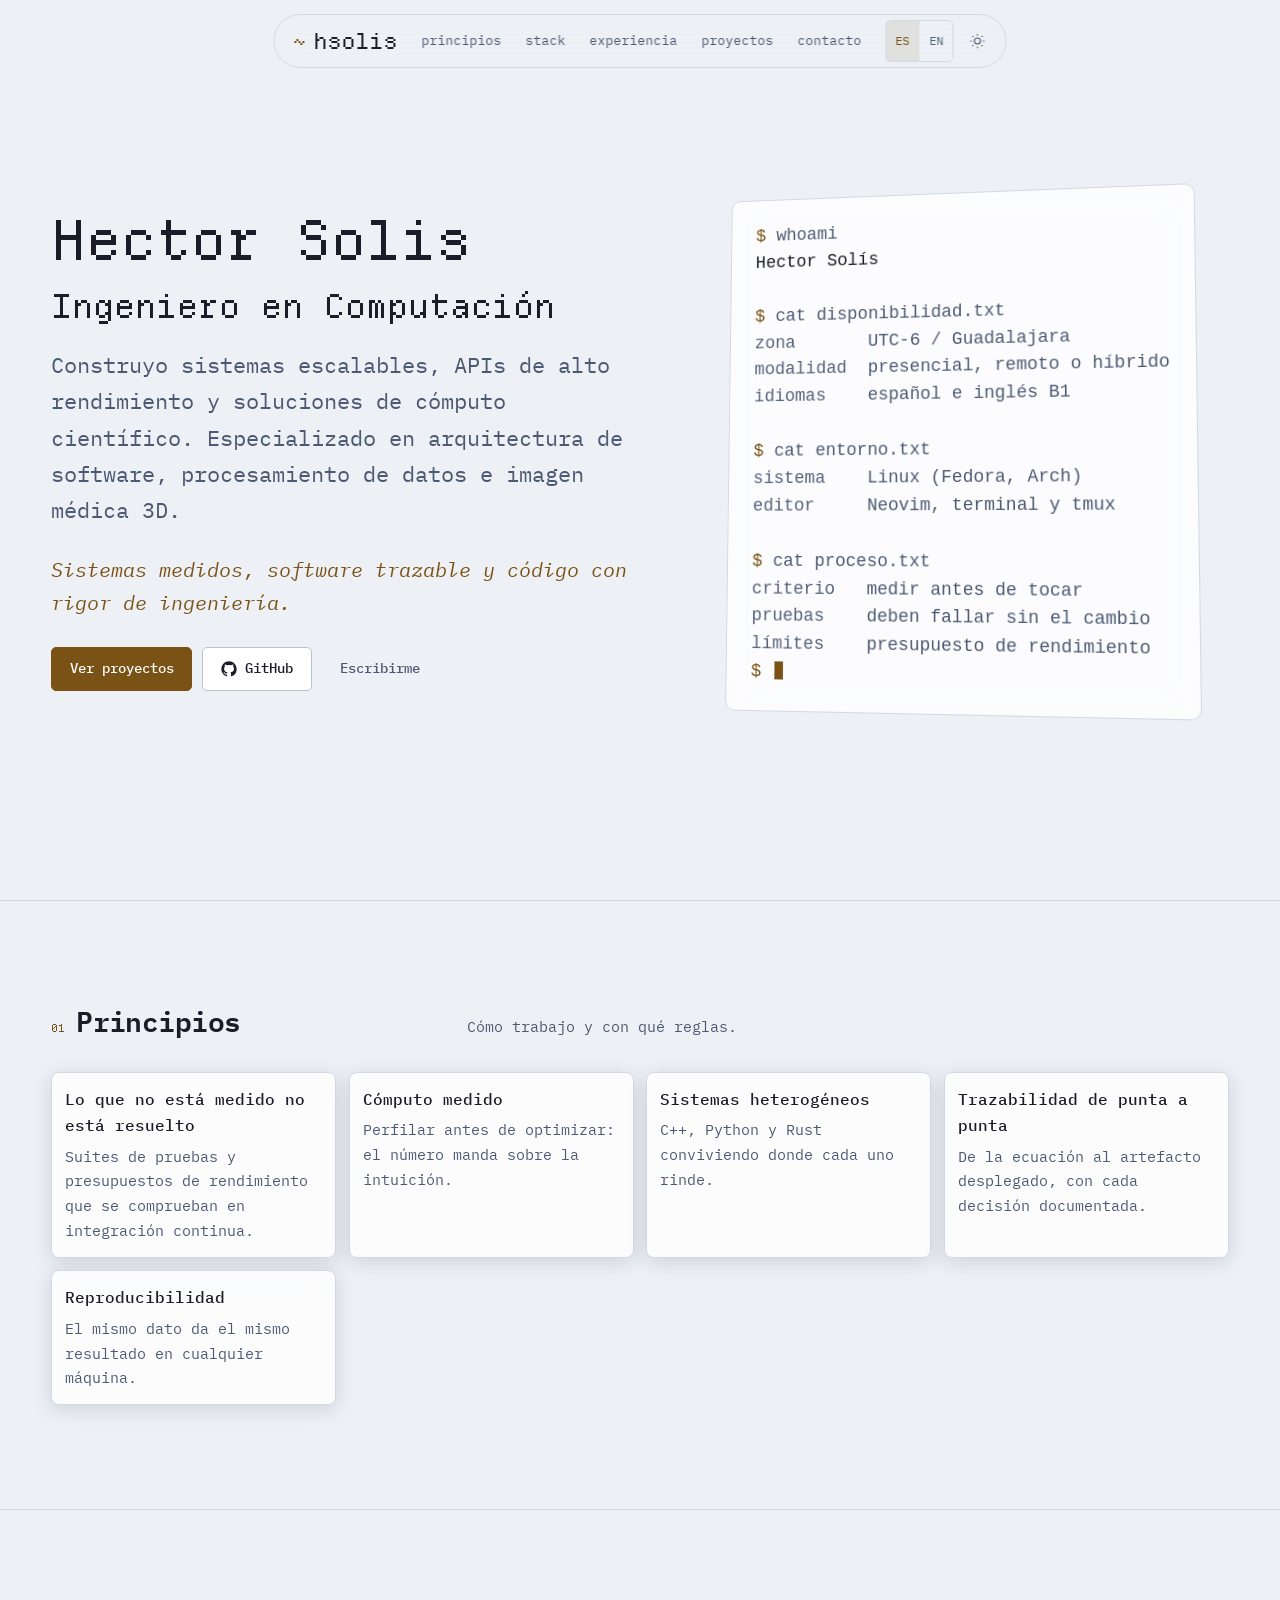
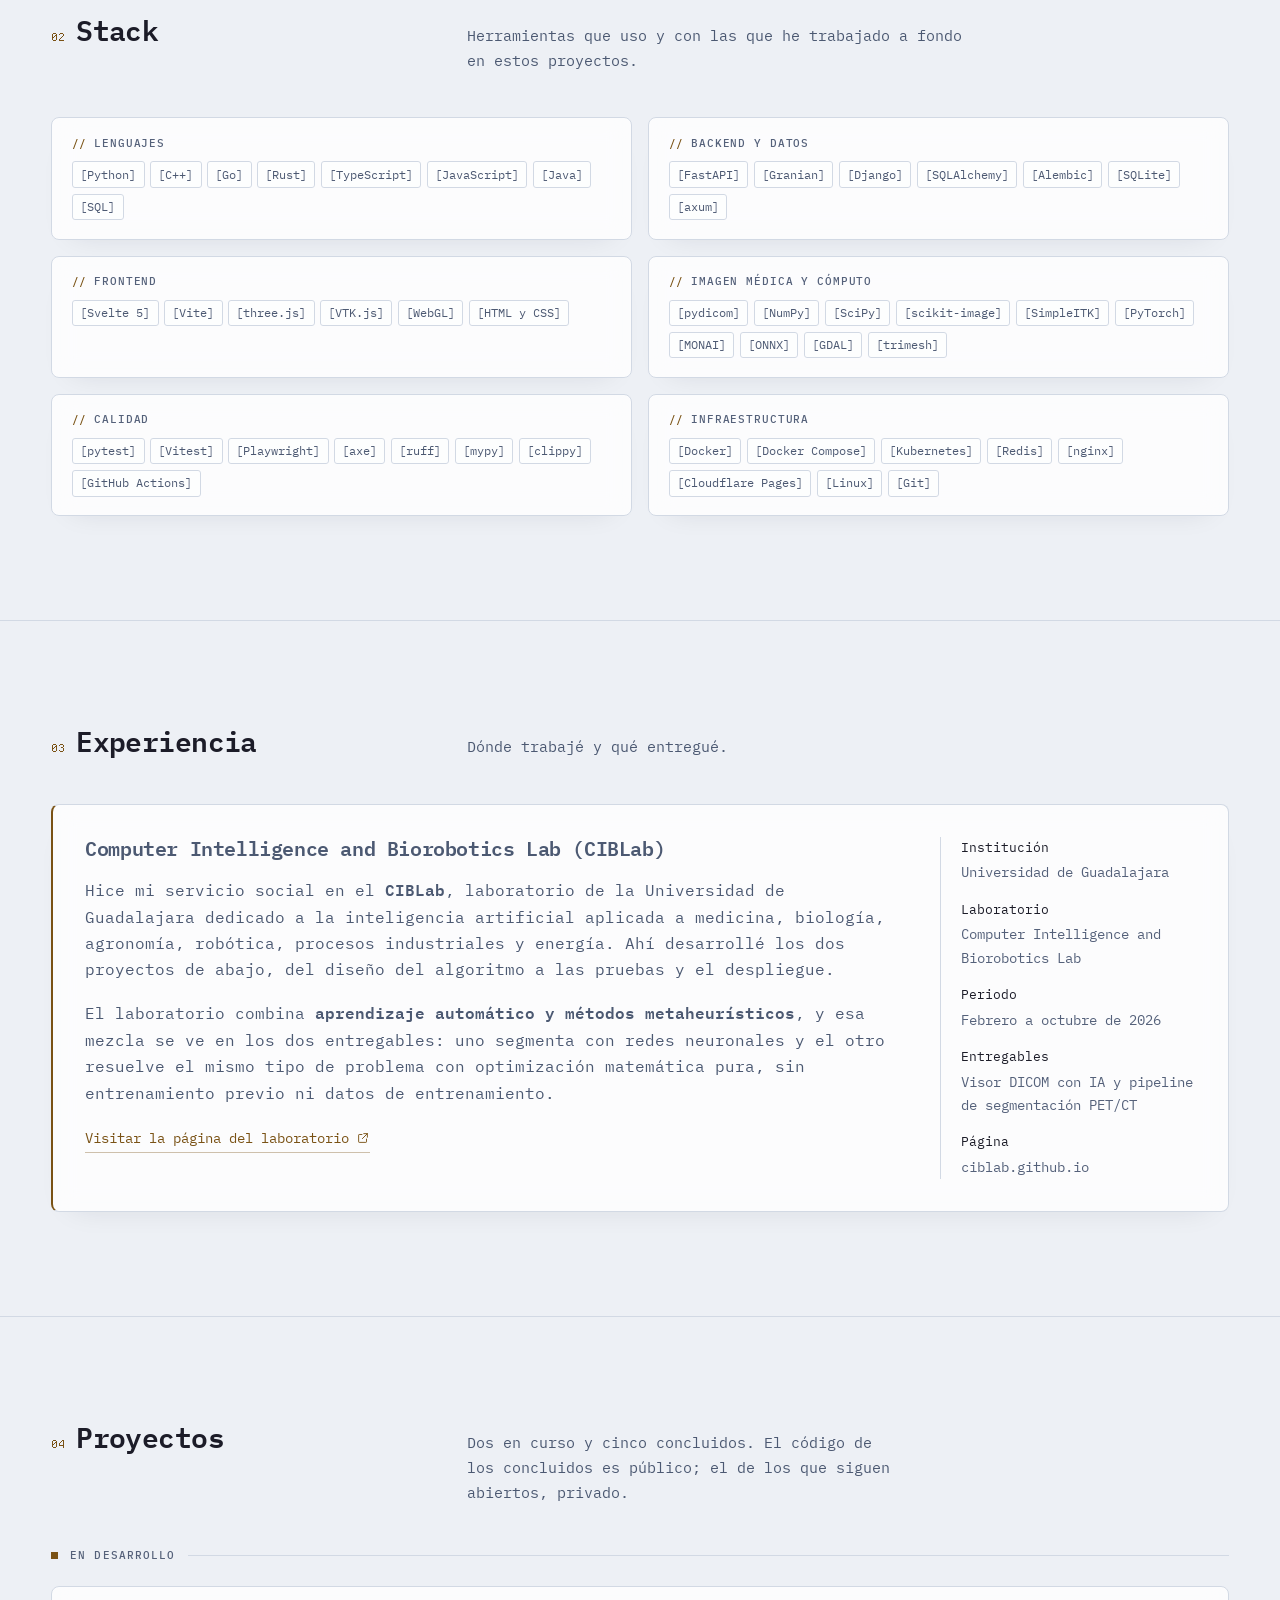
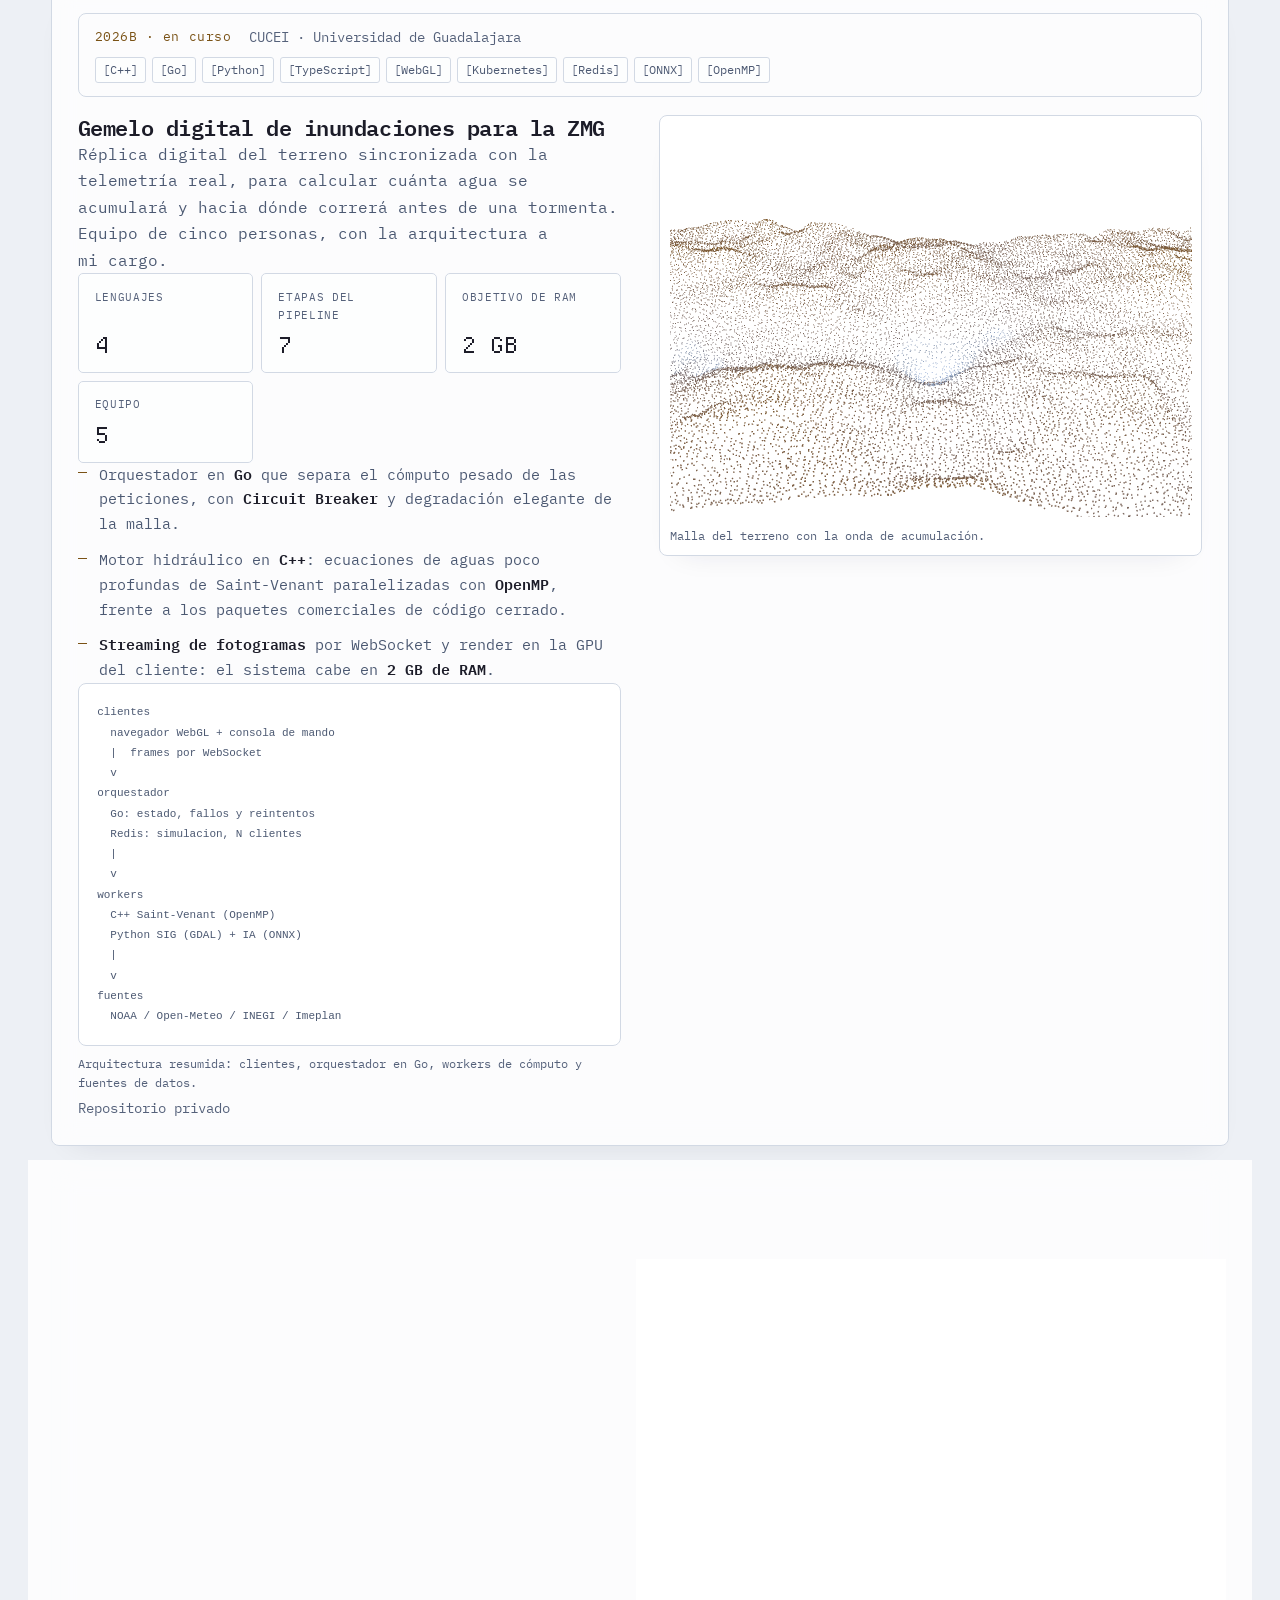
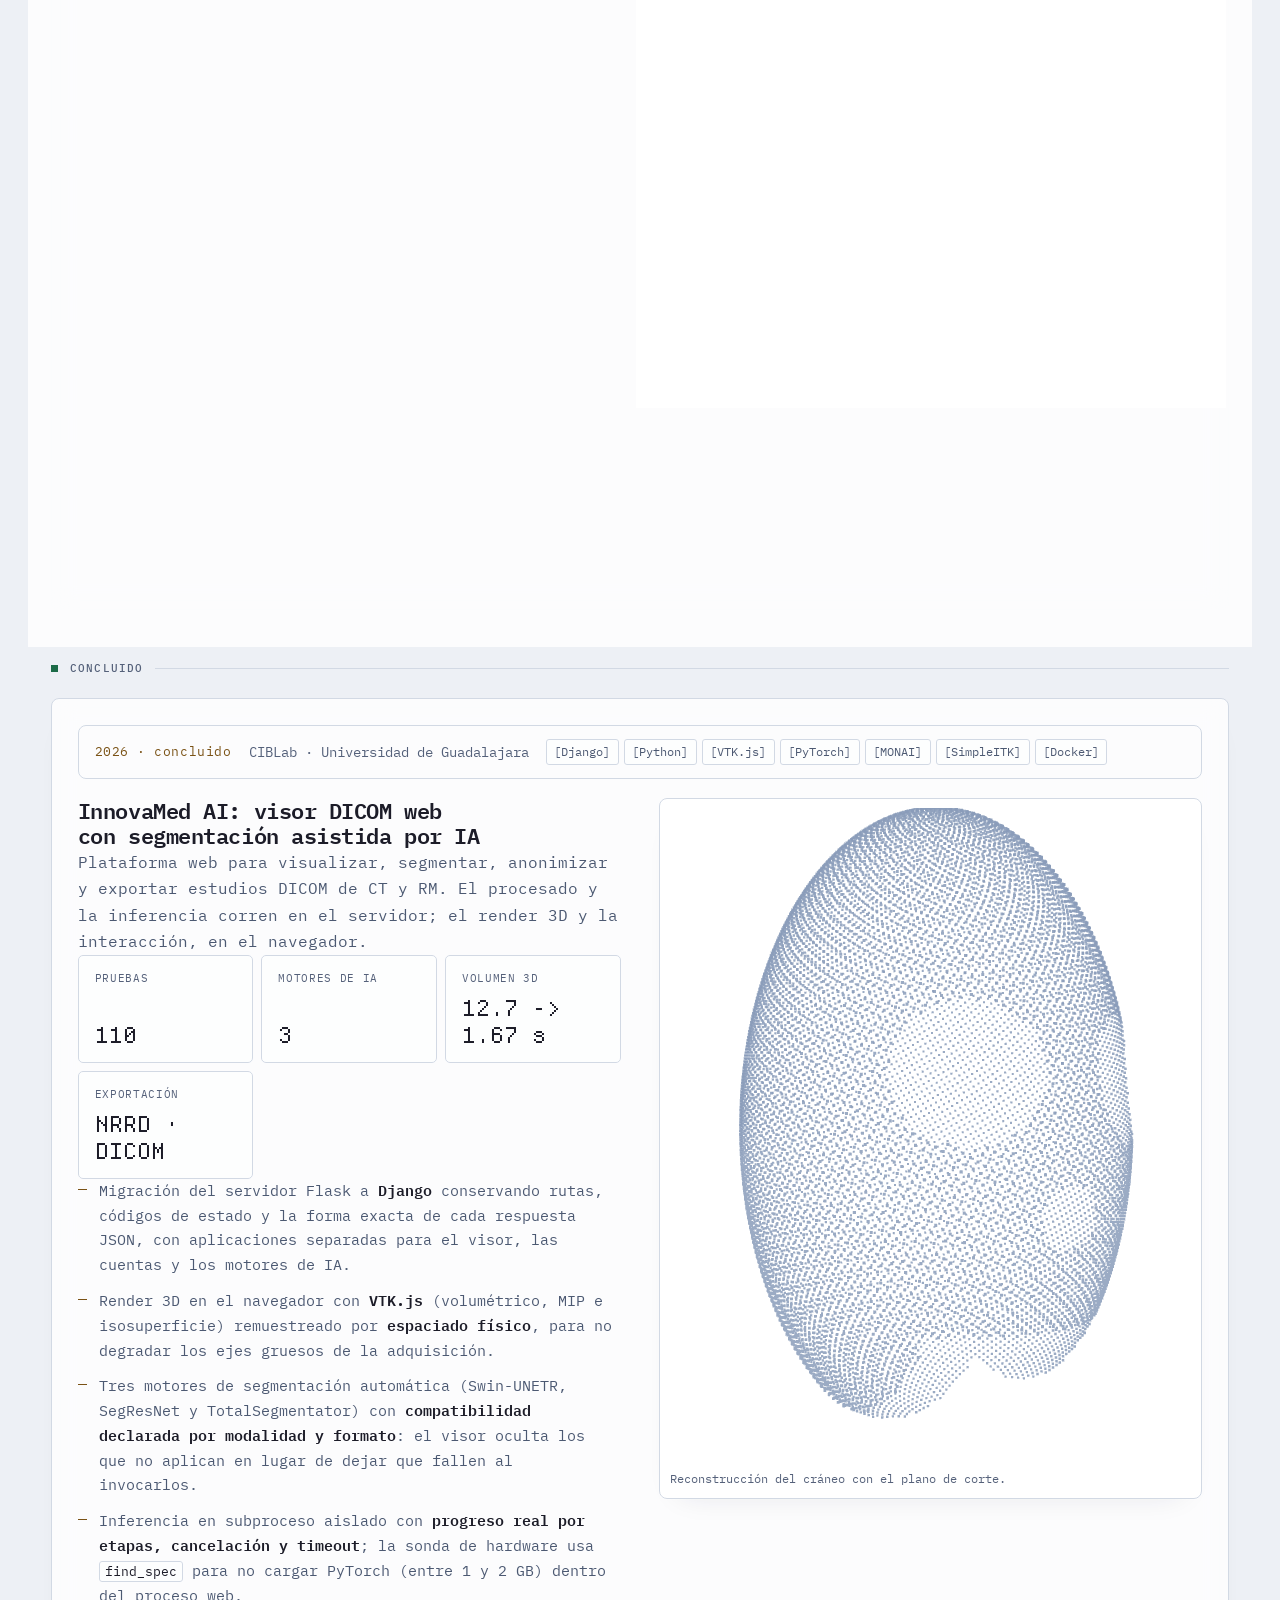
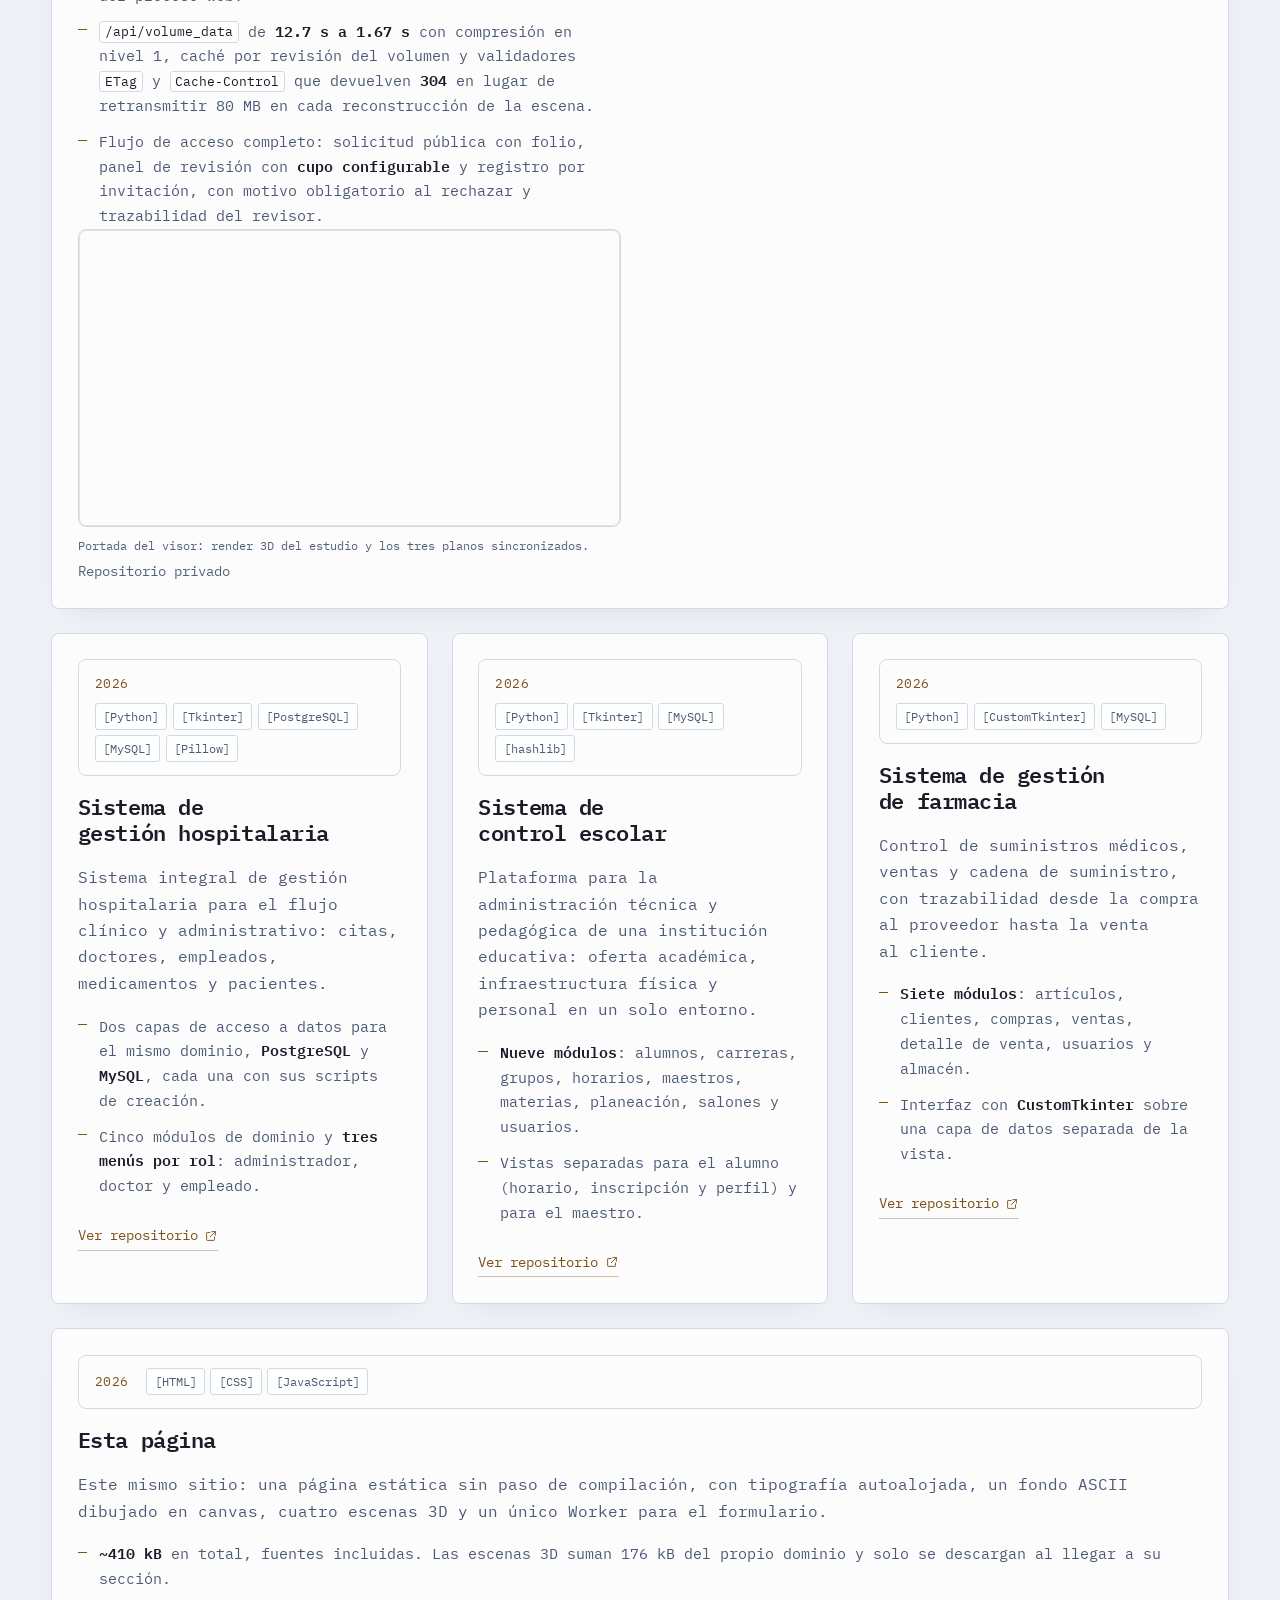
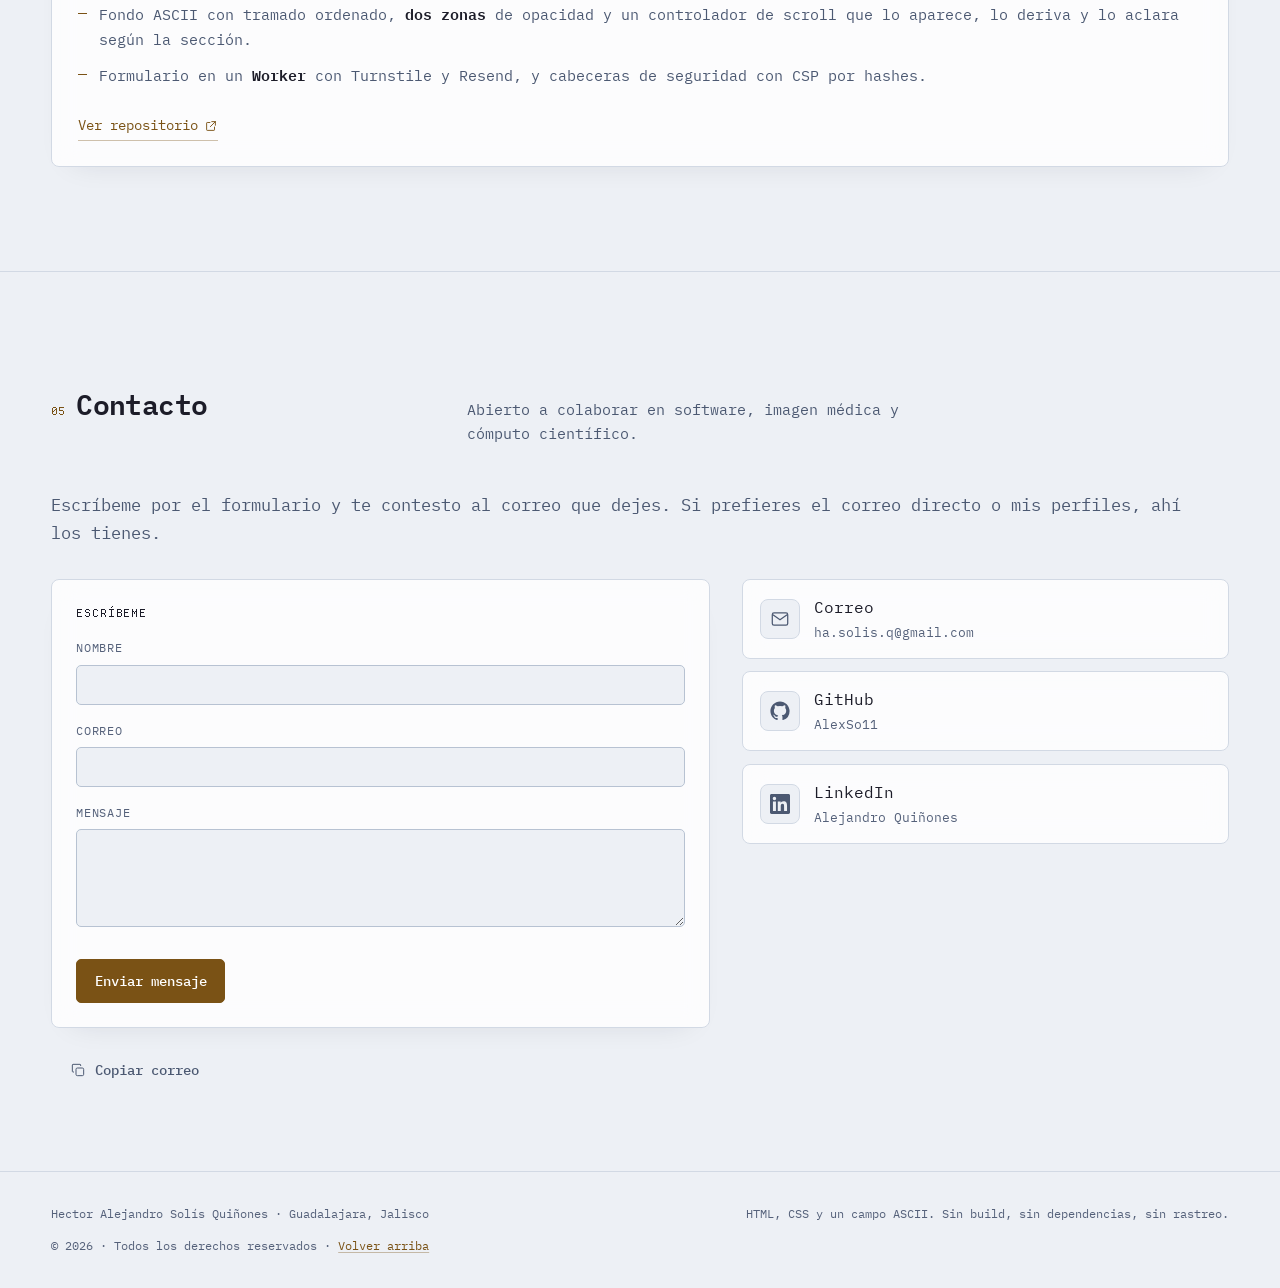
<file: index.html>
<!doctype html>
<html lang="es" data-theme="dark">
  <head>
    <meta charset="utf-8" />
    <meta name="viewport" content="width=device-width, initial-scale=1" />
    <title>Hector Solis · Ing. en Computación</title>
    <meta
      name="description"
      content="CV de Hector Solís, Ingeniero en Computación en Guadalajara. Software de extremo a extremo: servicios en Python, Go y Rust, interfaces web, despliegue en la nube e imagen médica."
    />
    <meta name="author" content="Hector Alejandro Solís Quiñones" />
    <meta name="color-scheme" content="dark light" />
    <meta name="theme-color" content="#141414" />
    <meta property="og:type" content="website" />
    <meta property="og:locale" content="es_MX" />
    <meta property="og:title" content="Hector Solís · Ing. en Computación" />
    <meta
      property="og:description"
      content="Software de extremo a extremo: servicios en Python, Go y Rust, interfaces web, despliegue en la nube e imagen médica."
    />
    <link rel="icon" href="assets/img/favicon.svg" type="image/svg+xml" />
    <link rel="stylesheet" href="assets/css/style.css?v=3" />
    <script>
      (function () {
        var theme = null;
        try {
          theme = window.localStorage.getItem("hasq-theme");
        } catch (error) {
          theme = null;
        }
        if (theme !== "light" && theme !== "dark") {
          theme = window.matchMedia("(prefers-color-scheme: light)").matches
            ? "light"
            : "dark";
        }
        document.documentElement.setAttribute("data-theme", theme);
        // Se marca antes del primer pintado: el CSS solo reserva la posición
        // de las entradas si hay JavaScript que las vaya a disparar.
        document.documentElement.classList.add("js");
      })();
    </script>
  </head>

  <body>
    <a class="skip-link" href="#main">Saltar al contenido</a>
    <canvas id="ascii-field" aria-hidden="true"></canvas>

    <header class="topbar">
      <div class="topbar__in">
        <a class="brand" href="#top">
          <span class="brand__tilde" aria-hidden="true">~</span>hsolis
        </a>

        <nav class="nav" aria-label="Secciones">
          <a href="#principios">principios</a>
          <a href="#stack">stack</a>
<a href="#experiencia">experiencia</a>
                    <a href="#proyectos">proyectos</a>
          <a href="#contacto">contacto</a>
        </nav>

        <div class="topbar__actions">
          <div class="lang">
            <a href="index.html" hreflang="es" aria-current="page">ES</a>
            <a href="en/index.html" hreflang="en" lang="en">EN</a>
          </div>

          <!-- data-label-light / data-label-dark describen la acción según el
               tema activo, no el icono que se ve. -->
          <button
            class="icon-btn"
            id="theme-toggle"
            type="button"
            aria-pressed="false"
            data-label-light="Cambiar a tema oscuro"
            data-label-dark="Cambiar a tema claro"
          >
            <span class="icon-btn__icons">
              <svg
                class="icon-moon"
                viewBox="0 0 24 24"
                fill="none"
                stroke="currentColor"
                stroke-width="1.5"
                aria-hidden="true"
                focusable="false"
              >
                <path d="M20.5 14.8A8.8 8.8 0 0 1 9.2 3.5a8.8 8.8 0 1 0 11.3 11.3Z" />
              </svg>
              <svg
                class="icon-sun"
                viewBox="0 0 24 24"
                fill="none"
                stroke="currentColor"
                stroke-width="1.5"
                aria-hidden="true"
                focusable="false"
              >
                <circle cx="12" cy="12" r="4" />
                <path
                  d="M12 2.5v2M12 19.5v2M2.5 12h2M19.5 12h2M5.2 5.2l1.4 1.4M17.4 17.4l1.4 1.4M18.8 5.2l-1.4 1.4M6.6 17.4l-1.4 1.4"
                />
              </svg>
            </span>
          </button>
        </div>
      </div>
    </header>

    <main id="main">
      <section class="hero" id="top" data-reveal-group>
        <div class="wrap hero__in">
          <div class="hero__copy">
            <h1 class="hero__name" data-reveal>
              <span>Hector Solis</span>
            </h1>
                        <p class="hero__title" data-reveal>Ingeniero en Computación</p>
            <p class="hero__lead" data-reveal>
              Construyo sistemas escalables, APIs de alto rendimiento y soluciones
              de cómputo científico. Especializado en arquitectura de software,
              procesamiento de datos e imagen médica 3D.
            </p>
            <p class="hero__claim" data-reveal>
              Sistemas medidos, software trazable y código con rigor de ingeniería.
            </p>
            <div class="hero__actions" data-reveal>
              <a class="btn btn--primary" href="#proyectos">Ver proyectos</a>
              <a
                class="btn"
                href="https://github.com/AlexSo11"
                target="_blank"
                rel="me noopener"
              >
                <svg
                  width="16"
                  height="16"
                  viewBox="0 0 24 24"
                  fill="currentColor"
                  aria-hidden="true"
                  focusable="false"
                >
                  <path
                    d="M12 .5C5.73.5.5 5.73.5 12c0 5.09 3.29 9.4 7.86 10.93.58.1.79-.25.79-.56 0-.28-.01-1.02-.02-2-3.2.7-3.88-1.54-3.88-1.54-.52-1.33-1.28-1.68-1.28-1.68-1.05-.72.08-.7.08-.7 1.16.08 1.77 1.19 1.77 1.19 1.03 1.77 2.7 1.26 3.36.96.1-.75.4-1.26.73-1.55-2.55-.29-5.23-1.28-5.23-5.7 0-1.26.45-2.29 1.19-3.1-.12-.29-.52-1.46.11-3.05 0 0 .97-.31 3.18 1.18a11 11 0 0 1 5.8 0c2.2-1.49 3.17-1.18 3.17-1.18.63 1.59.23 2.76.12 3.05.74.81 1.18 1.84 1.18 3.1 0 4.43-2.69 5.41-5.25 5.69.41.36.78 1.06.78 2.14 0 1.55-.01 2.79-.01 3.17 0 .31.2.67.8.56A11.51 11.51 0 0 0 23.5 12C23.5 5.73 18.27.5 12 .5Z"
                  />
                </svg>
                GitHub
              </a>
              <a class="btn btn--quiet" href="mailto:ha.solis.q@gmail.com">
                Escribirme
              </a>
            </div>
          </div>

          <div class="terminal-lag">
  <div class="terminal">
    <pre class="terminal__body"><code><span class="tl"><span class="c">$</span> whoami</span>
<span class="tl"><b>Hector Solís</b></span>
<span class="tl"> </span>
<span class="tl"><span class="c">$</span> cat disponibilidad.txt</span>
<span class="tl"><span class="dim">zona</span>       UTC-6 / Guadalajara</span>
<span class="tl"><span class="dim">modalidad</span>  presencial, remoto o híbrido</span>
<span class="tl"><span class="dim">idiomas</span>    español e inglés B1</span>
<span class="tl"> </span>
<span class="tl"><span class="c">$</span> cat entorno.txt</span>
<span class="tl"><span class="dim">sistema</span>    Linux (Fedora, Arch)</span>
<span class="tl"><span class="dim">editor</span>     Neovim, terminal y tmux</span>
<span class="tl"> </span>
<span class="tl"><span class="c">$</span> cat proceso.txt</span>
<span class="tl"><span class="dim">criterio</span>   medir antes de tocar</span>
<span class="tl"><span class="dim">pruebas</span>    deben fallar sin el cambio</span>
<span class="tl"><span class="dim">límites</span>    presupuesto de rendimiento</span>
<span class="tl"><span class="c">$</span> <span class="caret"></span></span></code></pre>
            </div>
          </div>
        </div>
      </section>

      <section
        class="section"
        id="principios"
        aria-labelledby="principios-title"
        data-reveal-group
      >
        <div class="wrap">
          <div class="section__head" data-reveal>
            <h2 class="section__title" id="principios-title">
              <span class="section__num" aria-hidden="true">01</span> Principios
            </h2>
            <p class="section__note">Cómo trabajo y con qué reglas.</p>
          </div>

          <ul class="principios" data-reveal>
            <li>
              <b>Lo que no está medido no está resuelto</b>
              <span>
                Suites de pruebas y presupuestos de rendimiento que se comprueban
                en integración continua.
              </span>
            </li>
            <li>
              <b>Cómputo medido</b>
              <span>
                Perfilar antes de optimizar: el número manda sobre la intuición.
              </span>
            </li>
            <li>
              <b>Sistemas heterogéneos</b>
              <span>C++, Python y Rust conviviendo donde cada uno rinde.</span>
            </li>
            <li>
              <b>Trazabilidad de punta a punta</b>
              <span>
                De la ecuación al artefacto desplegado, con cada decisión
                documentada.
              </span>
            </li>
            <li>
              <b>Reproducibilidad</b>
              <span>El mismo dato da el mismo resultado en cualquier máquina.</span>
            </li>
          </ul>
        </div>
      </section>

      <section
        class="section"
        id="stack"
        aria-labelledby="stack-title"
        data-reveal-group
      >
        <div class="wrap">
          <div class="section__head" data-reveal>
            <h2 class="section__title" id="stack-title">
              <span class="section__num" aria-hidden="true">02</span> Stack
            </h2>
            <p class="section__note">
              Herramientas que uso y con las que he trabajado a fondo en estos
              proyectos.
            </p>
          </div>

          <div class="stack-grid" data-reveal>
            <div class="stack-block">
              <h3 class="stack-block__title">Lenguajes</h3>
              <ul class="chips">
                <li data-usado="Usado en: Gemelo digital, PET/CT, InnovaMed AI, Gestión hospitalaria, Control escolar, Gestión de farmacia">Python</li>
                <li data-usado="Usado en: Gemelo digital">C++</li>
                <li data-usado="Usado en: Gemelo digital">Go</li>
                <li data-usado="Usado en: PET/CT">Rust</li>
                <li data-usado="Usado en: Gemelo digital">TypeScript</li>
                <li data-usado="Usado en: Esta página">JavaScript</li>
                <li>Java</li>
                <li>SQL</li>
              </ul>
            </div>

            <div class="stack-block">
              <h3 class="stack-block__title">Backend y datos</h3>
              <ul class="chips">
                <li data-usado="Usado en: PET/CT">FastAPI</li>
                <li>Granian</li>
                <li data-usado="Usado en: InnovaMed AI">Django</li>
                <li>SQLAlchemy</li>
                <li>Alembic</li>
                <li>SQLite</li>
                <li>axum</li>
              </ul>
            </div>

            <div class="stack-block">
              <h3 class="stack-block__title">Frontend</h3>
              <ul class="chips">
                <li data-usado="Usado en: PET/CT">Svelte 5</li>
                <li>Vite</li>
                <li data-usado="Usado en: PET/CT">three.js</li>
                <li data-usado="Usado en: InnovaMed AI">VTK.js</li>
                <li data-usado="Usado en: Gemelo digital">WebGL</li>
                <li>HTML y CSS</li>
              </ul>
            </div>

            <div class="stack-block">
              <h3 class="stack-block__title">Imagen médica y cómputo</h3>
              <ul class="chips">
                <li>pydicom</li>
                <li data-usado="Usado en: PET/CT">NumPy</li>
                <li>SciPy</li>
                <li>scikit-image</li>
                <li data-usado="Usado en: InnovaMed AI">SimpleITK</li>
                <li data-usado="Usado en: InnovaMed AI">PyTorch</li>
                <li data-usado="Usado en: InnovaMed AI">MONAI</li>
                <li data-usado="Usado en: Gemelo digital">ONNX</li>
                <li>GDAL</li>
                <li>trimesh</li>
              </ul>
            </div>

            <div class="stack-block">
              <h3 class="stack-block__title">Calidad</h3>
              <ul class="chips">
                <li>pytest</li>
                <li>Vitest</li>
                <li>Playwright</li>
                <li>axe</li>
                <li>ruff</li>
                <li>mypy</li>
                <li>clippy</li>
                <li>GitHub Actions</li>
              </ul>
            </div>

            <div class="stack-block">
              <h3 class="stack-block__title">Infraestructura</h3>
              <ul class="chips">
                <li data-usado="Usado en: PET/CT, InnovaMed AI">Docker</li>
                <li>Docker Compose</li>
                <li data-usado="Usado en: Gemelo digital">Kubernetes</li>
                <li data-usado="Usado en: Gemelo digital">Redis</li>
                <li>nginx</li>
                <li>Cloudflare Pages</li>
                <li>Linux</li>
                <li>Git</li>
              </ul>
            </div>
          </div>
        </div>
      </section>

      <section
        class="section"
        id="experiencia"
        aria-labelledby="experiencia-title"
        data-reveal-group
      >
        <div class="wrap">
          <div class="section__head" data-reveal>
            <h2 class="section__title" id="experiencia-title">
              <span class="section__num" aria-hidden="true">03</span> Experiencia
            </h2>
            <p class="section__note">Dónde trabajé y qué entregué.</p>
          </div>

          <div class="callout" data-reveal>
            <div class="callout__body">
              <h3 class="callout__title">
                Computer Intelligence and Biorobotics Lab (CIBLab)
              </h3>
              <p>
                Hice mi servicio social en el <strong>CIBLab</strong>, laboratorio
                de la Universidad de Guadalajara dedicado a la inteligencia
                artificial aplicada a medicina, biología, agronomía, robótica,
                procesos industriales y energía. Ahí desarrollé los dos proyectos
                de abajo, del diseño del algoritmo a las pruebas y el despliegue.
              </p>
              <p>
                El laboratorio combina <strong>aprendizaje automático y métodos
                metaheurísticos</strong>, y esa mezcla se ve en los dos
                entregables: uno segmenta con redes neuronales y el otro resuelve
                el mismo tipo de problema con optimización matemática pura, sin
                entrenamiento previo ni datos de entrenamiento.
              </p>
              <p>
                <a
                  class="link"
                  href="https://ciblab.github.io/index.html"
                  target="_blank"
                  rel="noopener"
                >
                  Visitar la página del laboratorio
                  <svg
                    width="14"
                    height="14"
                    viewBox="0 0 24 24"
                    fill="none"
                    stroke="currentColor"
                    stroke-width="1.6"
                    stroke-linecap="square"
                    aria-hidden="true"
                    focusable="false"
                  >
                    <path d="M13.5 4.5h6v6" />
                    <path d="M19.5 4.5 11 13" />
                    <path d="M18 14v4.5a1 1 0 0 1-1 1H5.5a1 1 0 0 1-1-1V7a1 1 0 0 1 1-1H10" />
                  </svg>
                </a>
              </p>
            </div>

            <dl class="stack-list">
              <div>
                <dt>Institución</dt>
                <dd>Universidad de Guadalajara</dd>
              </div>
              <div>
                <dt>Laboratorio</dt>
                <dd>Computer Intelligence and Biorobotics Lab</dd>
              </div>
              <div>
                <dt>Periodo</dt>
                <dd>Febrero a octubre de 2026</dd>
              </div>
              <div>
                <dt>Entregables</dt>
                <dd>Visor DICOM con IA y pipeline de segmentación PET/CT</dd>
              </div>
              <div>
                <dt>Página</dt>
                <dd>ciblab.github.io</dd>
              </div>
            </dl>
          </div>
        </div>
      </section>

      <section
        class="section"
        id="proyectos"
        aria-labelledby="proyectos-title"
        data-reveal-group
      >
        <div class="wrap">
          <div class="section__head" data-reveal>
            <h2 class="section__title" id="proyectos-title">
              <span class="section__num" aria-hidden="true">04</span> Proyectos
            </h2>
            <p class="section__note">
              Dos en curso y cinco concluidos. El código de los concluidos es
              público; el de los que siguen abiertos, privado.
            </p>
          </div>

          <div class="projects" data-reveal>
            <section
              class="projects__group"
              aria-labelledby="proyectos-en-desarrollo"
            >
              <h3 class="projects__group-title" id="proyectos-en-desarrollo">
                En desarrollo
              </h3>

              <div class="projects__grid">
              <article class="project">
                              <div class="project__meta">
                <p class="meta__period">2026B · en curso</p>
                <p class="meta__org">CUCEI · Universidad de Guadalajara</p>
<ul class="chips">
                      <li>C++</li>
                      <li>Go</li>
                      <li>Python</li>
                      <li>TypeScript</li>
                      <li>WebGL</li>
                      <li>Kubernetes</li>
                      <li>Redis</li>
                      <li>ONNX</li>
                      <li>OpenMP</li>
                    </ul>
              </div>

                <div class="project__body"><div class="project__texto">
                
                  <h4 class="project__title">
                    Gemelo digital de inundaciones para la ZMG
                  </h4>
                  <p class="project__summary">
                    Réplica digital del terreno sincronizada con la telemetría
                    real, para calcular cuánta agua se acumulará y hacia dónde
                    correrá antes de una tormenta. Equipo de cinco personas, con
                    la arquitectura a mi cargo.
                  </p>

                  <dl class="facts">
                    <div class="facts__item">
                      <dt>Lenguajes</dt>
                      <dd>4</dd>
                    </div>
                    <div class="facts__item">
                      <dt>Etapas del pipeline</dt>
                      <dd>7</dd>
                    </div>
                    <div class="facts__item">
                      <dt>Objetivo de RAM</dt>
                      <dd>2 GB</dd>
                    </div>
                    <div class="facts__item">
                      <dt>Equipo</dt>
                      <dd>5</dd>
                    </div>
                  </dl>

                  <ul class="bullets">
                    <li>
                      Orquestador en <b>Go</b> que separa el cómputo pesado de
                      las peticiones, con <b>Circuit Breaker</b> y degradación
                      elegante de la malla.
                    </li>
                    <li>
                      Motor hidráulico en <b>C++</b>: ecuaciones de aguas poco
                      profundas de Saint-Venant paralelizadas con <b>OpenMP</b>,
                      frente a los paquetes comerciales de código cerrado.
                    </li>
                    <li>
                      <b>Streaming de fotogramas</b> por WebSocket y render en la
                      GPU del cliente: el sistema cabe en <b>2 GB de RAM</b>.
                    </li>
                  </ul>

                  

                

                    <figure class="diagrama-figura">
                    <pre
                      class="diagrama"
                      role="img"
                      aria-label="Diagrama: los clientes hablan por WebSocket con el orquestador en Go, que reparte el trabajo entre workers en C++ y Python y consulta fuentes externas de datos."
                    ><code>clientes
  navegador WebGL + consola de mando
  |  frames por WebSocket
  v
orquestador
  Go: estado, fallos y reintentos
  Redis: simulacion, N clientes
  |
  v
workers
  C++ Saint-Venant (OpenMP)
  Python SIG (GDAL) + IA (ONNX)
  |
  v
fuentes
  NOAA / Open-Meteo / INEGI / Imeplan</code></pre>
                    <figcaption>
                      Arquitectura resumida: clientes, orquestador en Go, workers
                      de cómputo y fuentes de datos.
                    </figcaption>
                  </figure>

                  <p class="project__links">
                    <span class="meta__org">Repositorio privado</span>
                  </p>
                </div>


                <figure class="escena-figura" data-reveal data-fallo="No se pudo cargar el visor 3D.">
                  <canvas class="escena escena--gemelo" data-escena="gemelo" aria-hidden="true"></canvas>
                      <figcaption>
                        Malla del terreno con la onda de acumulación.
                      </figcaption>
                </figure>
              </div>
              </article>

              <article class="project">
                              <div class="project__meta">
                <p class="meta__period">2026 · en curso</p>
                <p class="meta__org">CIBLab · Universidad de Guadalajara</p>
<ul class="chips">
                    <li>Python</li>
                    <li>Rust</li>
                    <li>FastAPI</li>
                    <li>Svelte 5</li>
                    <li>three.js</li>
                    <li>NumPy</li>
                    <li>Docker</li>
                  </ul>
              </div>

              <div class="project__body"><div class="project__texto">
                
                <h4 class="project__title">
                  Segmentación PET/CT con supervóxeles 3D y optimización
                  metaheurística
                </h4>
                <p class="project__summary">
                  Pipeline de segmentación PET/CT sin aprendizaje automático:
                  sustituye la umbralización sobre histogramas 1D por una
                  segmentación espacialmente consciente y trazable.
                </p>

                <dl class="facts">
                  <div class="facts__item">
                    <dt>Pruebas</dt>
                    <dd>435</dd>
                  </div>
                  <div class="facts__item">
                    <dt>Mallado en Rust</dt>
                    <dd>39×</dd>
                  </div>
                  <div class="facts__item">
                    <dt>Pipeline espacial</dt>
                    <dd>16.5 s</dd>
                  </div>
                  <div class="facts__item">
                    <dt>GLB final</dt>
                    <dd>2.5 MB</dd>
                  </div>
                </dl>

                <ul class="bullets">
                  <li>
                    Co-registro PET→CT por <b>B-spline cúbico</b> y
                    <b>supervóxeles SLIC 3D</b>; optimización
                    <b>CCO N-dimensional</b> sobre [HU, SUV, X, Y, Z, |∇HU|].
                  </li>
                  <li>
                    Kernel de mallado en <b>Rust</b> con equivalencia exacta
                    frente a NumPy: <b>20.5 s a 0.53 s</b> (unas 39 veces más
                    rápido).
                  </li>
                  <li>
                    Rejilla de trabajo <b>por eje</b>: la anisotropía baja de
                    2.56 a 1.56 y el ruido topológico de 0.060 a 0.046.
                  </li>
                </ul>


                <figure class="captura">
                  <div class="captura__marco">
<img
                    src="assets/img/ct-pet-pipeline.webp"
                    width="1600"
                    height="873"
                    loading="lazy"
                    decoding="async"
                    alt="Panel del pipeline de segmentación PET/CT: histograma de unidades Hounsfield con los umbrales marcados, curva de convergencia del optimizador y las mallas 3D generadas para el cuerpo completo y cada región."
                  />
                  </div>

                  <figcaption>
                    El pipeline en marcha: histograma con umbrales, convergencia del
                    optimizador y las mallas 3D por región. Estudio del dataset abierto <b>CT-ORG</b>
                      (The Cancer Imaging Archive).
                  </figcaption>
                </figure>

                <p class="project__links">
                  <span class="meta__org">Repositorio privado</span>
                </p>

                    

                
                            </div>


                <figure class="escena-figura" data-reveal data-fallo="No se pudo cargar el visor 3D.">
                  <canvas class="escena escena--proyecto" data-escena="petct" aria-hidden="true"></canvas>
                      <figcaption>
                        Nube de puntos del volumen segmentado, con el plano de corte.
                      </figcaption>
                </figure>
              </div>
              </article>
              </div>
            </section>

            <section
              class="projects__group projects__group--done"
              aria-labelledby="proyectos-concluido"
            >
              <h3 class="projects__group-title" id="proyectos-concluido">
                Concluido
              </h3>

              <div class="projects__grid">
            <article class="project">
                            <div class="project__meta">
                <p class="meta__period">2026 · concluido</p>
                <p class="meta__org">CIBLab · Universidad de Guadalajara</p>
<ul class="chips">
                    <li>Django</li>
                    <li>Python</li>
                    <li>VTK.js</li>
                    <li>PyTorch</li>
                    <li>MONAI</li>
                    <li>SimpleITK</li>
                    <li>Docker</li>
                  </ul>
              </div>

              <div class="project__body"><div class="project__texto">
                
                <h4 class="project__title">
                  InnovaMed AI: visor DICOM web con segmentación asistida por IA
                </h4>
                <p class="project__summary">
                  Plataforma web para visualizar, segmentar, anonimizar y
                  exportar estudios DICOM de CT y RM. El procesado y la
                  inferencia corren en el servidor; el render 3D y la
                  interacción, en el navegador.
                </p>

                <dl class="facts">
                  <div class="facts__item">
                    <dt>Pruebas</dt>
                    <dd>110</dd>
                  </div>
                  <div class="facts__item">
                    <dt>Motores de IA</dt>
                    <dd>3</dd>
                  </div>
                  <div class="facts__item">
                    <dt>Volumen 3D</dt>
                    <dd>12.7 -&gt; 1.67 s</dd>
                  </div>
                  <div class="facts__item">
                    <dt>Exportación</dt>
                    <dd>NRRD · DICOM</dd>
                  </div>
                </dl>

                <ul class="bullets">
                  <li>
                    Migración del servidor Flask a <b>Django</b> conservando
                    rutas, códigos de estado y la forma exacta de cada respuesta
                    JSON, con aplicaciones separadas para el visor, las cuentas y
                    los motores de IA.
                  </li>
                  <li>
                    Render 3D en el navegador con <b>VTK.js</b> (volumétrico, MIP
                    e isosuperficie) remuestreado por <b>espaciado físico</b>,
                    para no degradar los ejes gruesos de la adquisición.
                  </li>
                  <li>
                    Tres motores de segmentación automática (Swin-UNETR,
                    SegResNet y TotalSegmentator) con
                    <b>compatibilidad declarada por modalidad y formato</b>: el
                    visor oculta los que no aplican en lugar de dejar que fallen
                    al invocarlos.
                  </li>
                  <li>
                    Inferencia en subproceso aislado con <b>progreso real por
                    etapas, cancelación y timeout</b>; la sonda de hardware usa
                    <code>find_spec</code> para no cargar PyTorch (entre 1 y
                    2 GB) dentro del proceso web.
                  </li>
                  <li>
                    <code>/api/volume_data</code> de <b>12.7 s a 1.67 s</b> con
                    compresión en nivel 1, caché por revisión del volumen y
                    validadores <code>ETag</code> y <code>Cache-Control</code>
                    que devuelven <b>304</b> en lugar de retransmitir 80 MB en
                    cada reconstrucción de la escena.
                  </li>
                  <li>
                    Flujo de acceso completo: solicitud pública con folio, panel
                    de revisión con <b>cupo configurable</b> y registro por
                    invitación, con motivo obligatorio al rechazar y trazabilidad
                    del revisor.
                  </li>
                </ul>


                <figure class="captura">
                  <div class="captura__marco">
<img
                    src="assets/img/innovamed-visor.webp"
                    width="1600"
                    height="877"
                    loading="lazy"
                    decoding="async"
                    alt="Portada de InnovaMed AI: el visor 3D con el modelo del estudio, los planos axial, sagital y coronal sincronizados, y los accesos de sesión."
                  />
                  </div>

                  <figcaption>
                    Portada del visor: render 3D del estudio y los tres planos
                    sincronizados.
                  </figcaption>
                </figure>

                <p class="project__links">
                  <span class="meta__org">Repositorio privado</span>
                </p>

                    

                
                            </div>


                <figure class="escena-figura" data-reveal data-fallo="No se pudo cargar el visor 3D.">
                  <canvas class="escena escena--proyecto" data-escena="innova" aria-hidden="true"></canvas>
                      <figcaption>
                        Reconstrucción del cráneo con el plano de corte.
                      </figcaption>
                </figure>
              </div>
              </article>

            <article class="project project--compacta">
                            <div class="project__meta">
                <p class="meta__period">2026</p>
<ul class="chips">
                    <li>Python</li>
                    <li>Tkinter</li>
                    <li>PostgreSQL</li>
                    <li>MySQL</li>
                    <li>Pillow</li>
                  </ul>
              </div>

              <div class="project__body">
                <h4 class="project__title">Sistema de gestión hospitalaria</h4>
                <p class="project__summary">
                  Sistema integral de gestión hospitalaria para el flujo clínico y
                  administrativo: citas, doctores, empleados, medicamentos y
                  pacientes.
                </p>
                <ul class="bullets">
                  <li>
                    Dos capas de acceso a datos para el mismo dominio,
                    <b>PostgreSQL</b> y <b>MySQL</b>, cada una con sus scripts de
                    creación.
                  </li>
                  <li>
                    Cinco módulos de dominio y <b>tres menús por rol</b>:
                    administrador, doctor y empleado.
                  </li>
                </ul>
                <p class="project__links">
                  <a
                    class="link"
                    href="https://github.com/AlexSo11/sistema_gestion_hospitalaria"
                    target="_blank"
                    rel="noopener"
                  >
                    Ver repositorio
                    <svg width="14" height="14" viewBox="0 0 24 24" fill="none" stroke="currentColor" stroke-width="1.6" stroke-linecap="square" aria-hidden="true" focusable="false"><path d="M13.5 4.5h6v6" /><path d="M19.5 4.5 11 13" /><path d="M18 14v4.5a1 1 0 0 1-1 1H5.5a1 1 0 0 1-1-1V7a1 1 0 0 1 1-1H10" /></svg>
                  </a>
                </p>
              </div>
            </article>

            <article class="project project--compacta">
                            <div class="project__meta">
                <p class="meta__period">2026</p>
<ul class="chips">
                    <li>Python</li>
                    <li>Tkinter</li>
                    <li>MySQL</li>
                    <li>hashlib</li>
                  </ul>
              </div>

              <div class="project__body">
                <h4 class="project__title">Sistema de control escolar</h4>
                <p class="project__summary">
                  Plataforma para la administración técnica y pedagógica de una
                  institución educativa: oferta académica, infraestructura física
                  y personal en un solo entorno.
                </p>
                <ul class="bullets">
                  <li>
                    <b>Nueve módulos</b>: alumnos, carreras, grupos, horarios,
                    maestros, materias, planeación, salones y usuarios.
                  </li>
                  <li>
                    Vistas separadas para el alumno (horario, inscripción y
                    perfil) y para el maestro.
                  </li>
                </ul>
                <p class="project__links">
                  <a
                    class="link"
                    href="https://github.com/AlexSo11/sistema_control_escolar"
                    target="_blank"
                    rel="noopener"
                  >
                    Ver repositorio
                    <svg width="14" height="14" viewBox="0 0 24 24" fill="none" stroke="currentColor" stroke-width="1.6" stroke-linecap="square" aria-hidden="true" focusable="false"><path d="M13.5 4.5h6v6" /><path d="M19.5 4.5 11 13" /><path d="M18 14v4.5a1 1 0 0 1-1 1H5.5a1 1 0 0 1-1-1V7a1 1 0 0 1 1-1H10" /></svg>
                  </a>
                </p>
              </div>
            </article>

            <article class="project project--compacta">
                            <div class="project__meta">
                <p class="meta__period">2026</p>
<ul class="chips">
                    <li>Python</li>
                    <li>CustomTkinter</li>
                    <li>MySQL</li>
                  </ul>
              </div>

              <div class="project__body">
                <h4 class="project__title">Sistema de gestión de farmacia</h4>
                <p class="project__summary">
                  Control de suministros médicos, ventas y cadena de suministro, con
                  trazabilidad desde la compra al proveedor hasta la venta al
                  cliente.
                </p>
                <ul class="bullets">
                  <li>
                    <b>Siete módulos</b>: artículos, clientes, compras, ventas,
                    detalle de venta, usuarios y almacén.
                  </li>
                  <li>
                    Interfaz con <b>CustomTkinter</b> sobre una capa de datos
                    separada de la vista.
                  </li>
                </ul>
                <p class="project__links">
                  <a
                    class="link"
                    href="https://github.com/AlexSo11/sistema_gestion_farmacia"
                    target="_blank"
                    rel="noopener"
                  >
                    Ver repositorio
                    <svg width="14" height="14" viewBox="0 0 24 24" fill="none" stroke="currentColor" stroke-width="1.6" stroke-linecap="square" aria-hidden="true" focusable="false"><path d="M13.5 4.5h6v6" /><path d="M19.5 4.5 11 13" /><path d="M18 14v4.5a1 1 0 0 1-1 1H5.5a1 1 0 0 1-1-1V7a1 1 0 0 1 1-1H10" /></svg>
                  </a>
                </p>
              </div>
            </article>

            <article class="project">
                            <div class="project__meta">
                <p class="meta__period">2026</p>
<ul class="chips">
                    <li>HTML</li>
                    <li>CSS</li>
                    <li>JavaScript</li>
                  </ul>
              </div>

              <div class="project__body">
                <h4 class="project__title">Esta página</h4>
                <p class="project__summary">
                  Este mismo sitio: una página estática sin paso de compilación, con
                    tipografía autoalojada, un fondo ASCII dibujado en canvas, cuatro
                    escenas 3D y un único Worker para el formulario.
                </p>
                <ul class="bullets">
                  <li>
                    <b>~410 kB</b> en total, fuentes incluidas. Las escenas 3D suman
                      176 kB del propio dominio y solo se descargan al
                      llegar a su sección.
                  </li>
                  <li>
                    Fondo ASCII con tramado ordenado, <b>dos zonas</b> de
                      opacidad y un controlador de scroll que lo aparece, lo deriva
                      y lo aclara según la sección.
                  </li>
                  <li>
                    Formulario en un <b>Worker</b> con Turnstile y Resend, y cabeceras
                      de seguridad con CSP por hashes.
                  </li>
                </ul>
                <p class="project__links">
                  <a
                    class="link"
                    href="https://github.com/AlexSo11/web_hasq"
                    target="_blank"
                    rel="noopener"
                  >
                    Ver repositorio
                    <svg width="14" height="14" viewBox="0 0 24 24" fill="none" stroke="currentColor" stroke-width="1.6" stroke-linecap="square" aria-hidden="true" focusable="false"><path d="M13.5 4.5h6v6" /><path d="M19.5 4.5 11 13" /><path d="M18 14v4.5a1 1 0 0 1-1 1H5.5a1 1 0 0 1-1-1V7a1 1 0 0 1 1-1H10" /></svg>
                  </a>
                </p>
              </div>
            </article>
              </div>
            </section>
          </div>
        </div>
      </section>

      <section
        class="section section--portada"
        id="contacto"
        aria-labelledby="contacto-title"
        data-reveal-group
      >
        <canvas class="escena escena--contacto" data-escena="contacto" aria-hidden="true"></canvas>
        <div class="wrap">
          <div class="section__head" data-reveal>
            <h2 class="section__title" id="contacto-title">
              <span class="section__num" aria-hidden="true">05</span> Contacto
            </h2>
            <p class="section__note">
              Abierto a colaborar en software, imagen médica y cómputo
              científico.
            </p>
          </div>

          <div class="prose" data-reveal>
            <p>
              Escríbeme por el formulario y te contesto al correo que dejes.
              Si prefieres el correo directo o mis perfiles, ahí los tienes.
            </p>
          </div>

          <div class="contacto" data-reveal>
            <form
              class="contacto__form"
              id="contacto-form"
              novalidate
              data-requires-js
            >
              <p class="contacto__titulo">Escríbeme</p>

              <label class="campo">
                <span class="campo__label">Nombre</span>
                <input
                  class="campo__input"
                  type="text"
                  name="nombre"
                  id="campo-nombre"
                  autocomplete="name"
                  maxlength="80"
                  required
                />
              </label>

              <label class="campo">
                <span class="campo__label">Correo</span>
                <input
                  class="campo__input"
                  type="email"
                  name="correo"
                  id="campo-correo"
                  autocomplete="email"
                  maxlength="120"
                  required
                />
              </label>

              <label class="campo">
                <span class="campo__label">Mensaje</span>
                <textarea
                  class="campo__input campo__input--area"
                  name="mensaje"
                  id="campo-mensaje"
                  rows="4"
                  maxlength="2000"
                  required
                ></textarea>
              </label>

              <!-- Trampa para bots: no la ve nadie y queda fuera del orden de
                   tabulación. Si llega rellena, la función descarta el envío. -->
              <p class="campo__trampa" aria-hidden="true">
                <label>
                  No rellenar
                  <input type="text" name="web" tabindex="-1" autocomplete="off" />
                </label>
              </p>

              <!-- La site key es pública; el secreto vive en la función. -->
              <div
                class="cf-turnstile"
                data-sitekey="0x4AAAAAAFUNReuY7Kwf9Qz2"
                data-appearance="interaction-only"
                data-size="flexible"
                data-language="es"
              ></div>

              <div class="contacto__pie">
                <button class="btn btn--primary" type="submit" id="contacto-enviar">
                  Enviar mensaje
                </button>
                <p
                  class="contacto__estado"
                  id="contacto-estado"
                  role="status"
                  aria-live="polite"
                ></p>
              </div>
            </form>

            <div class="selector" data-selector>
              <a class="selector__item" href="mailto:ha.solis.q@gmail.com">
                <span class="selector__icono" aria-hidden="true"><svg width="20" height="20" viewBox="0 0 24 24" fill="none" stroke="currentColor" stroke-width="1.5" aria-hidden="true" focusable="false"><rect x="2.75" y="4.75" width="18.5" height="14.5" rx="2" /><path d="m3.5 7 8.5 6 8.5-6" /></svg></span>
                <span class="selector__texto">
                  <span class="selector__nombre">Correo</span>
                  <span class="selector__dato">ha.solis.q@gmail.com</span>
                </span>
              </a>

              <a
                class="selector__item"
                href="https://github.com/AlexSo11"
                target="_blank"
                rel="me noopener"
              >
                <span class="selector__icono" aria-hidden="true"><svg width="20" height="20" viewBox="0 0 24 24" fill="currentColor" aria-hidden="true" focusable="false"><path d="M12 .5C5.73.5.5 5.73.5 12c0 5.09 3.29 9.4 7.86 10.93.58.1.79-.25.79-.56 0-.28-.01-1.02-.02-2-3.2.7-3.88-1.54-3.88-1.54-.52-1.33-1.28-1.68-1.28-1.68-1.05-.72.08-.7.08-.7 1.16.08 1.77 1.19 1.77 1.19 1.03 1.77 2.7 1.26 3.36.96.1-.75.4-1.26.73-1.55-2.55-.29-5.23-1.28-5.23-5.7 0-1.26.45-2.29 1.19-3.1-.12-.29-.52-1.46.11-3.05 0 0 .97-.31 3.18 1.18a11 11 0 0 1 5.8 0c2.2-1.49 3.17-1.18 3.17-1.18.63 1.59.23 2.76.12 3.05.74.81 1.18 1.84 1.18 3.1 0 4.43-2.69 5.41-5.25 5.69.41.36.78 1.06.78 2.14 0 1.55-.01 2.79-.01 3.17 0 .31.2.67.8.56A11.51 11.51 0 0 0 23.5 12C23.5 5.73 18.27.5 12 .5Z" /></svg></span>
                <span class="selector__texto">
                  <span class="selector__nombre">GitHub</span>
                  <span class="selector__dato">AlexSo11</span>
                </span>
              </a>

              <a
                class="selector__item"
                href="https://www.linkedin.com/in/alejandro-qui%C3%B1ones-366648366"
                target="_blank"
                rel="me noopener"
              >
                <span class="selector__icono" aria-hidden="true"><svg width="20" height="20" viewBox="0 0 24 24" fill="currentColor" aria-hidden="true" focusable="false"><path d="M20.45 20.45h-3.56v-5.57c0-1.33-.02-3.04-1.85-3.04-1.85 0-2.13 1.45-2.13 2.94v5.67H9.35V9h3.41v1.56h.05c.48-.9 1.63-1.85 3.36-1.85 3.6 0 4.27 2.37 4.27 5.45v6.29ZM5.34 7.43a2.06 2.06 0 1 1 0-4.13 2.06 2.06 0 0 1 0 4.13Zm1.78 13.02H3.55V9h3.57v11.45ZM22.22 0H1.77C.79 0 0 .77 0 1.73v20.54C0 23.22.79 24 1.77 24h20.45c.98 0 1.78-.78 1.78-1.73V1.73C24 .77 23.2 0 22.22 0Z" /></svg></span>
                <span class="selector__texto">
                  <span class="selector__nombre">LinkedIn</span>
                  <span class="selector__dato">Alejandro Quiñones</span>
                </span>
              </a>
            </div>
          </div>

          <div class="contacto__extra" data-reveal>
            <button
              class="btn btn--quiet"
              type="button"
              id="copy-email"
              data-email="ha.solis.q@gmail.com"
              data-copied="Correo copiado"
              data-failed="No se pudo copiar; selecciónalo a mano"
            >
              <span class="icon-swap" aria-hidden="true">
                <svg class="icon-copy" width="16" height="16" viewBox="0 0 24 24" fill="none" stroke="currentColor" stroke-width="1.5" focusable="false"><rect x="9" y="9" width="11.5" height="11.5" rx="2" /><path d="M6 15H4.5a1 1 0 0 1-1-1V4.5a1 1 0 0 1 1-1H15a1 1 0 0 1 1 1V6" /></svg>
                <svg class="icon-check" width="16" height="16" viewBox="0 0 24 24" fill="none" stroke="currentColor" stroke-width="1.8" stroke-linecap="square" focusable="false"><path d="m4.5 12.5 5 5 10-11" /></svg>
              </span>
              Copiar correo
            </button>
          </div>

          <p class="visually-hidden" id="copy-status" role="status" aria-live="polite"></p>
        </div>
      </section>
    </main>

    <footer class="site-footer">
      <div class="wrap site-footer__in">
        <p>Hector Alejandro Solís Quiñones · Guadalajara, Jalisco</p>
        <p>HTML, CSS y un campo ASCII. Sin build, sin dependencias, sin rastreo.</p>
        <p>
          © <span id="year">2026</span> · Todos los derechos reservados ·
          <a href="#top">Volver arriba</a>
        </p>
      </div>
    </footer>

    <script src="assets/js/ascii-field.js?v=3" defer></script>
    <script src="assets/js/main.js?v=3" defer></script>
    <script src="assets/js/escena-3d.js?v=3" defer></script>
  </body>
</html>
</file>
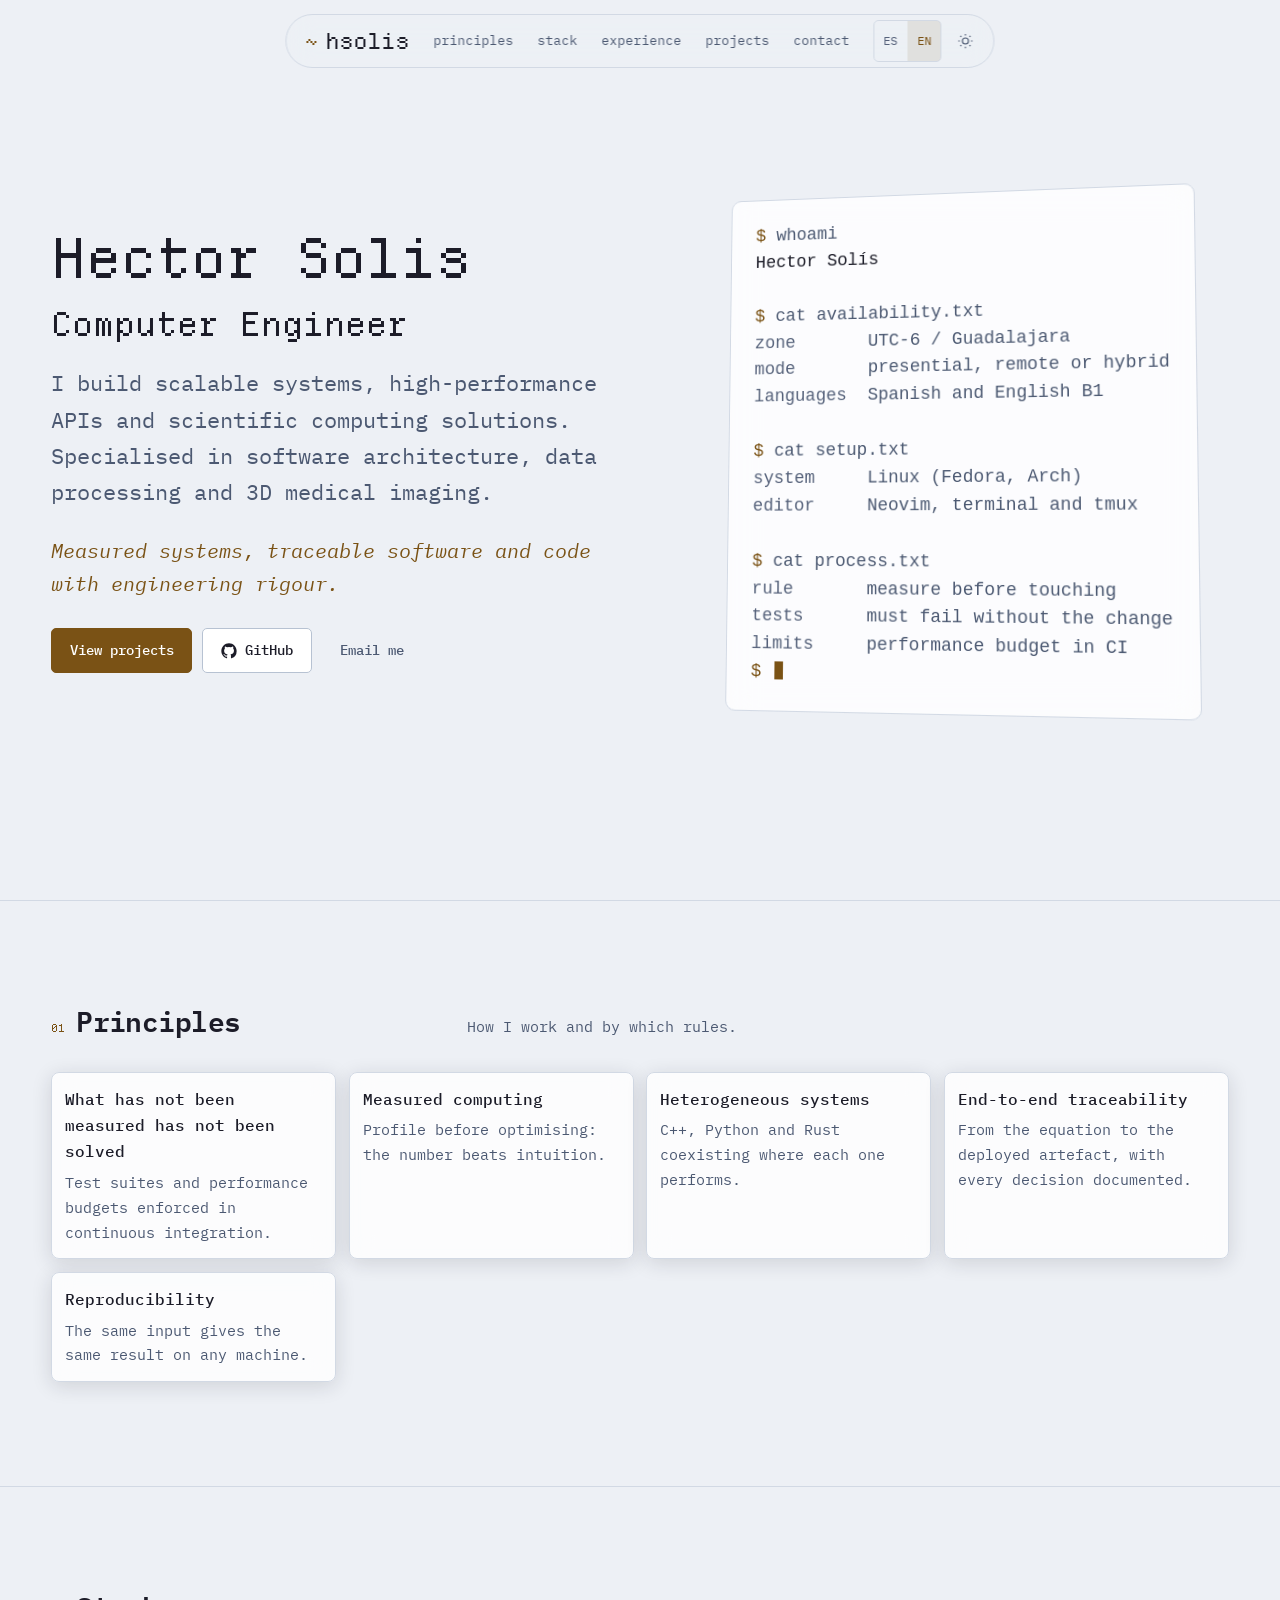
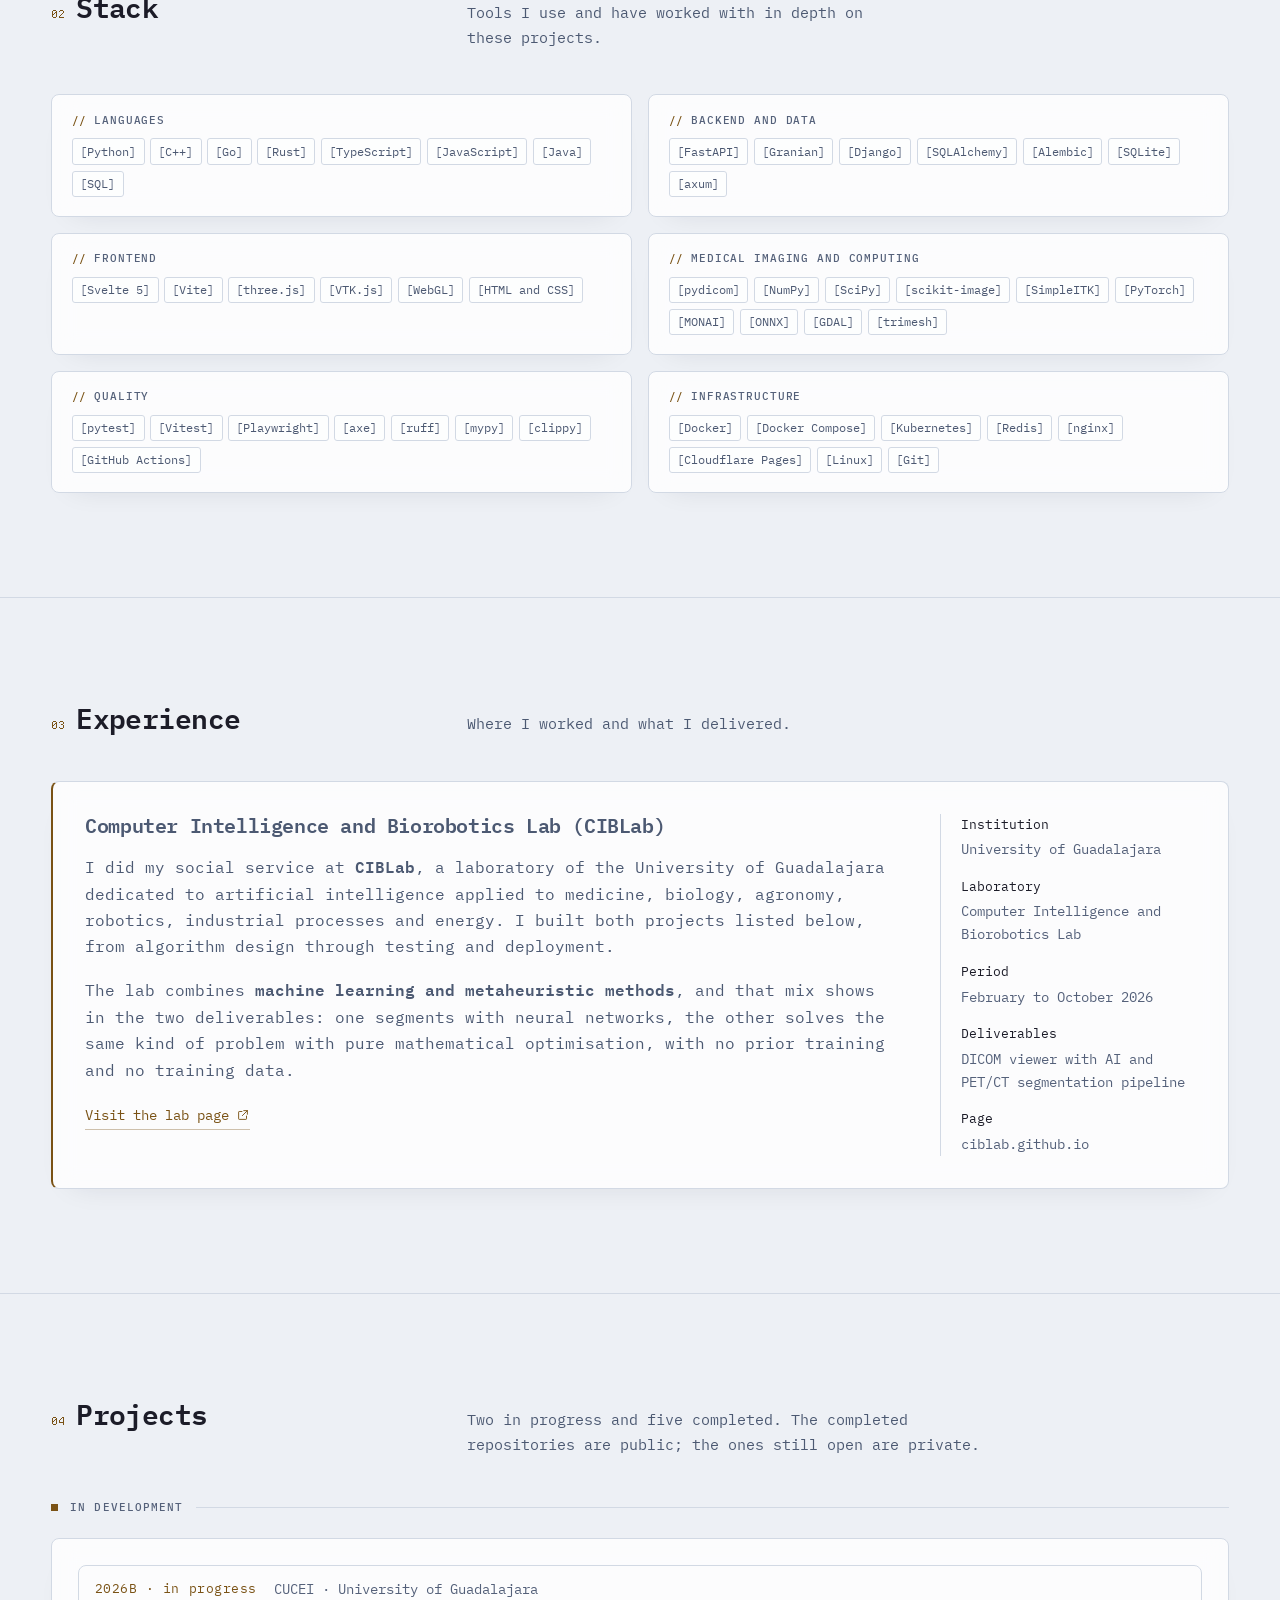
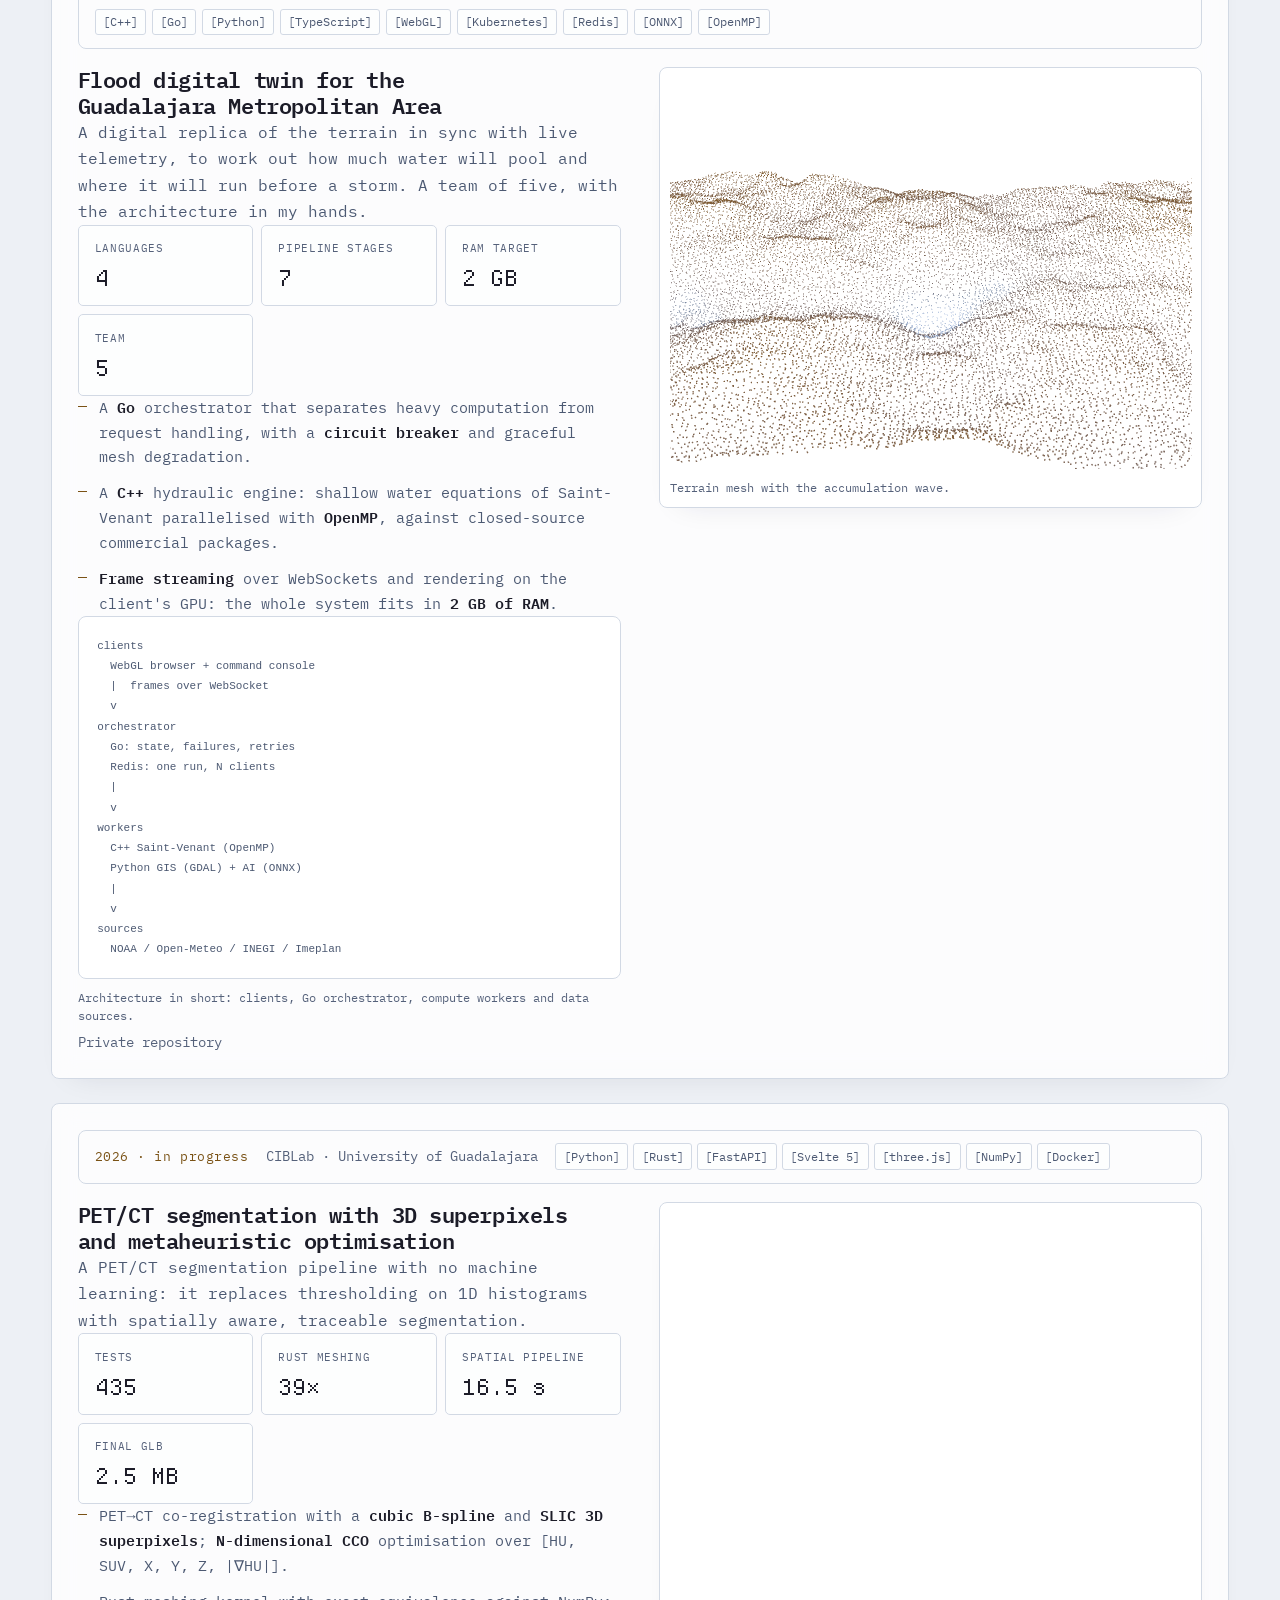
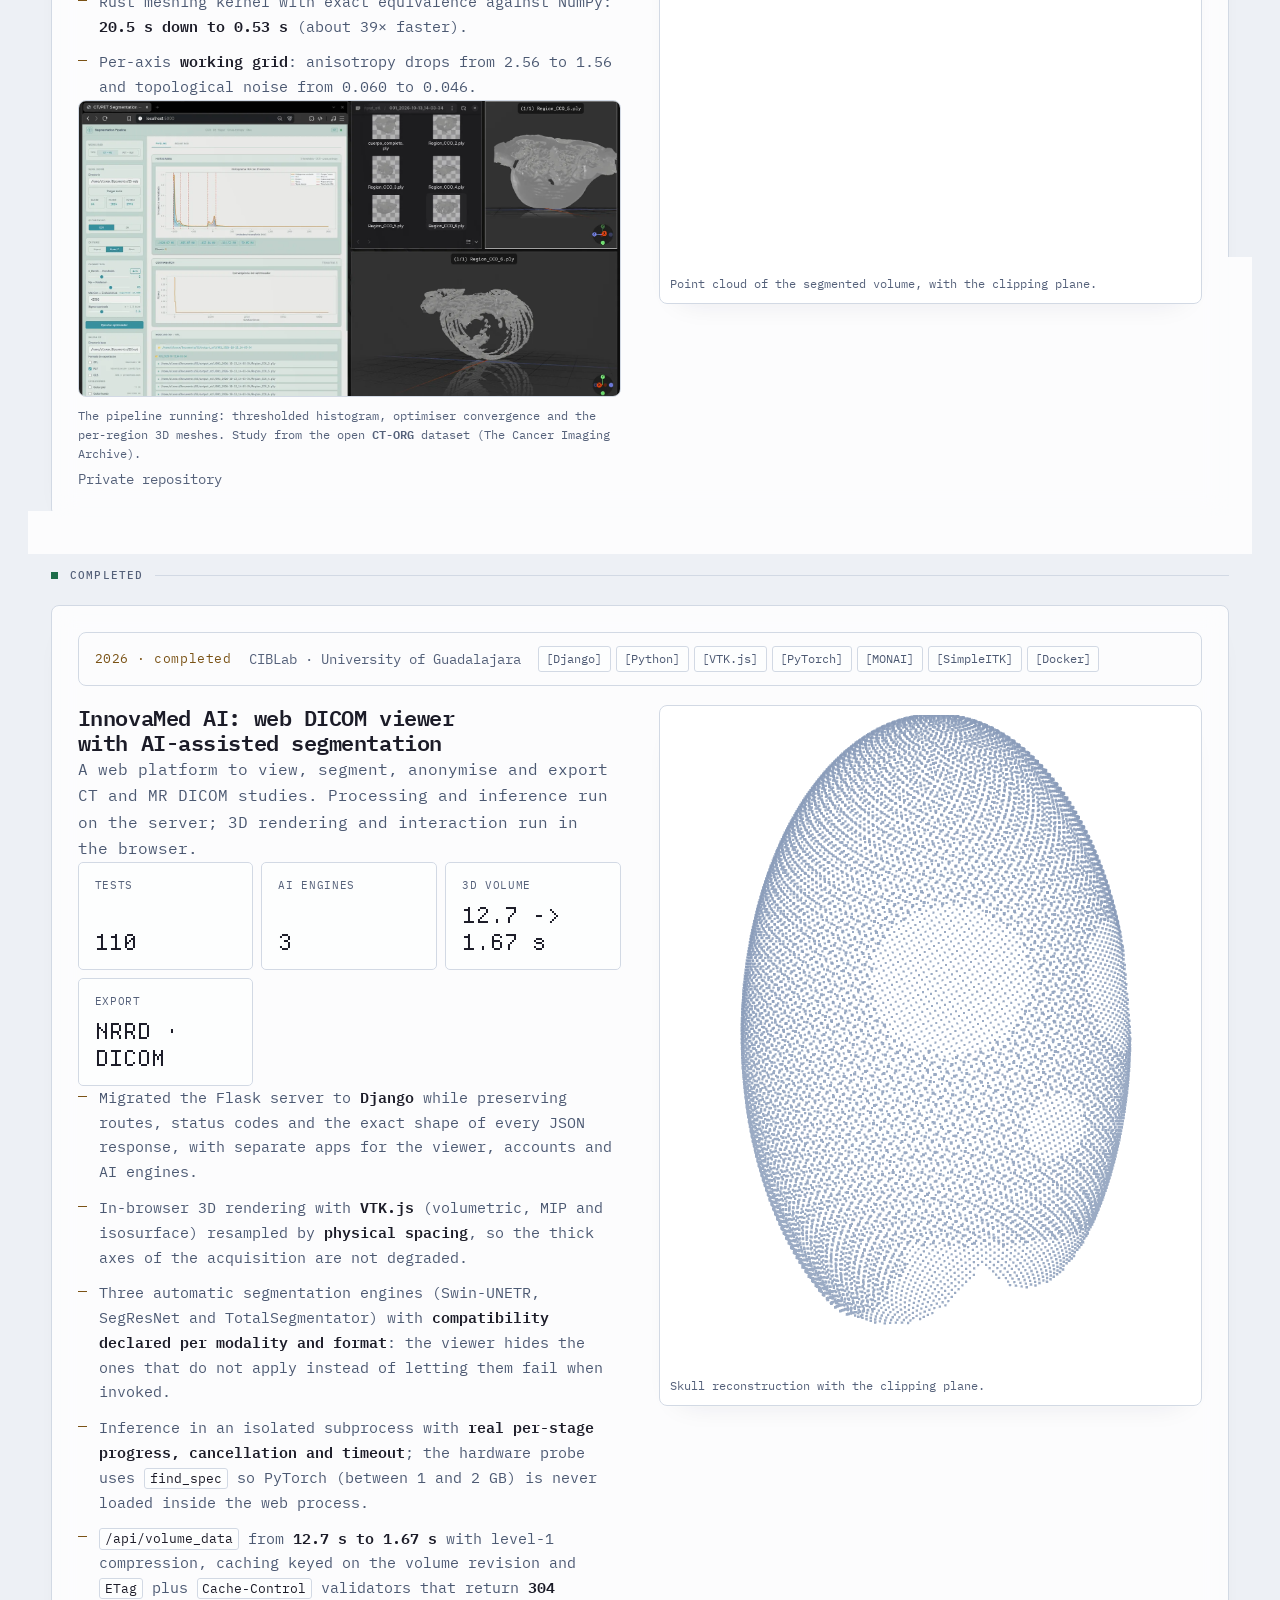
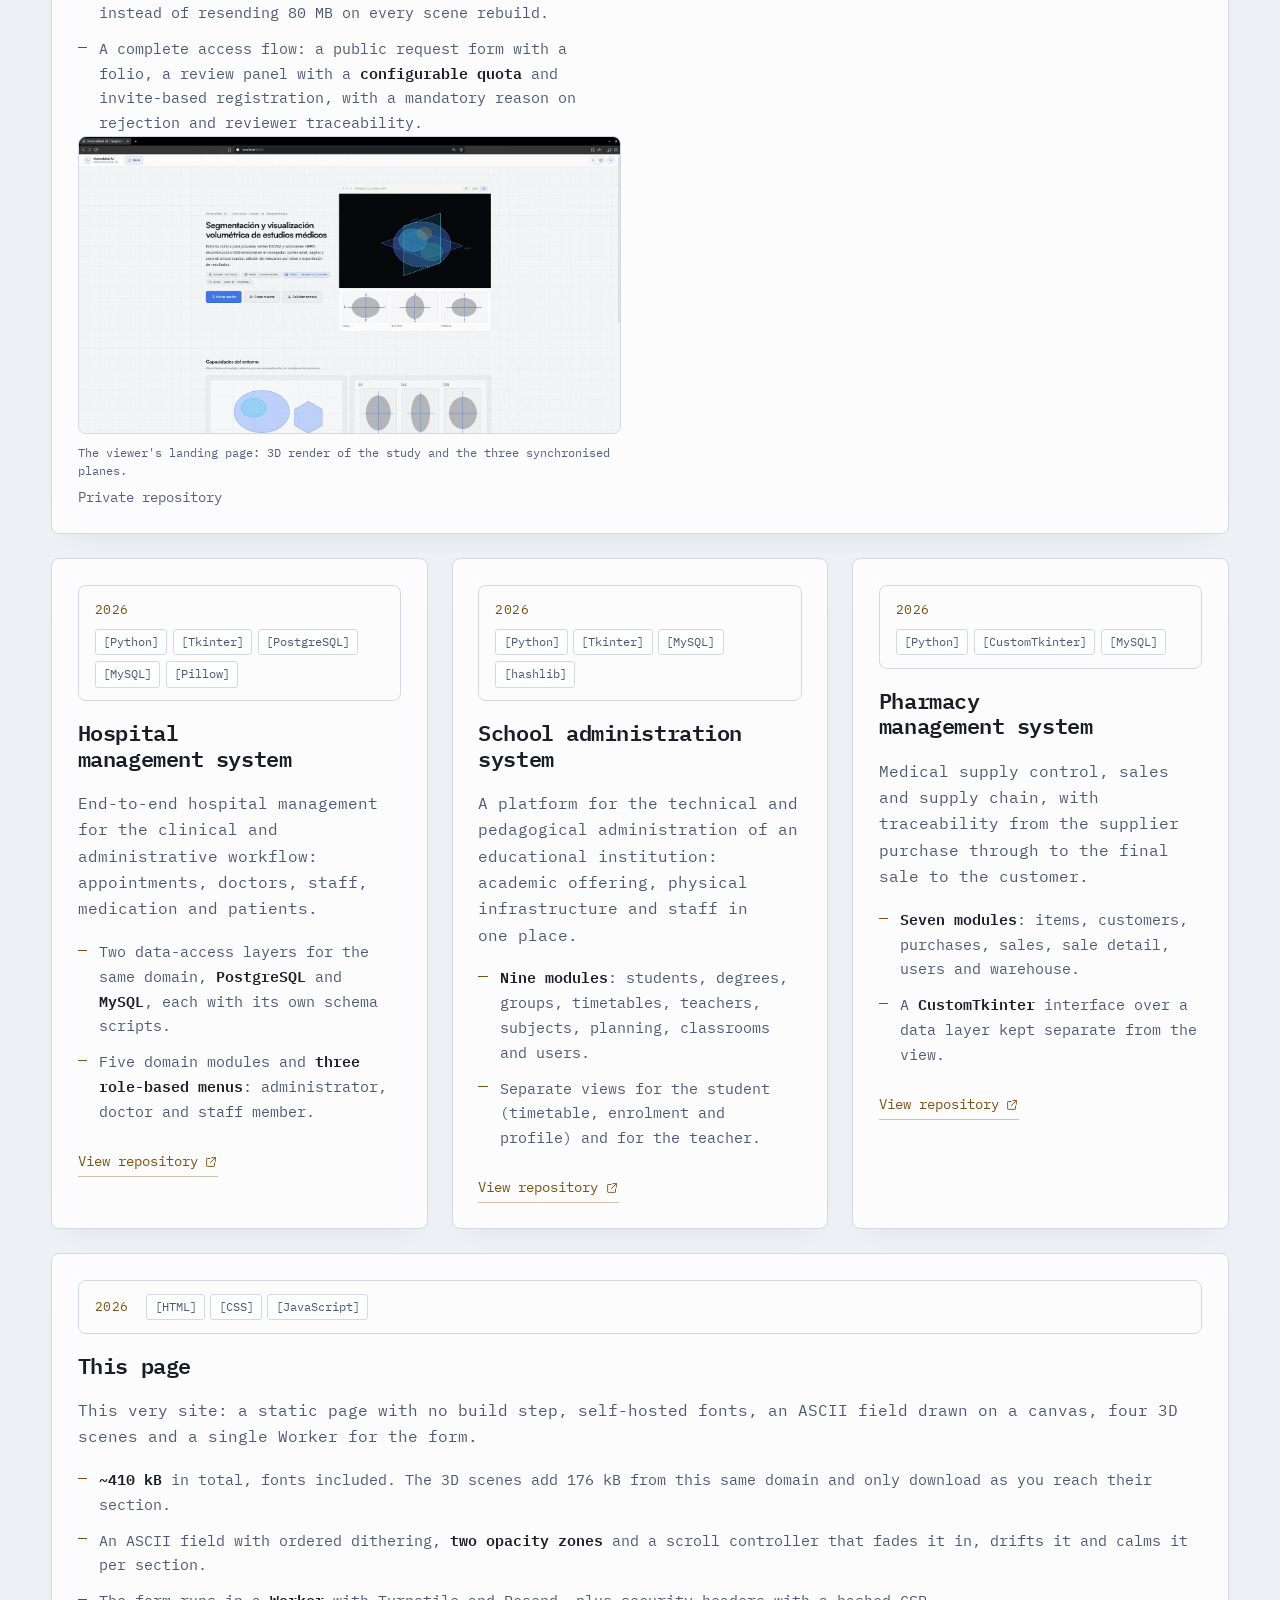
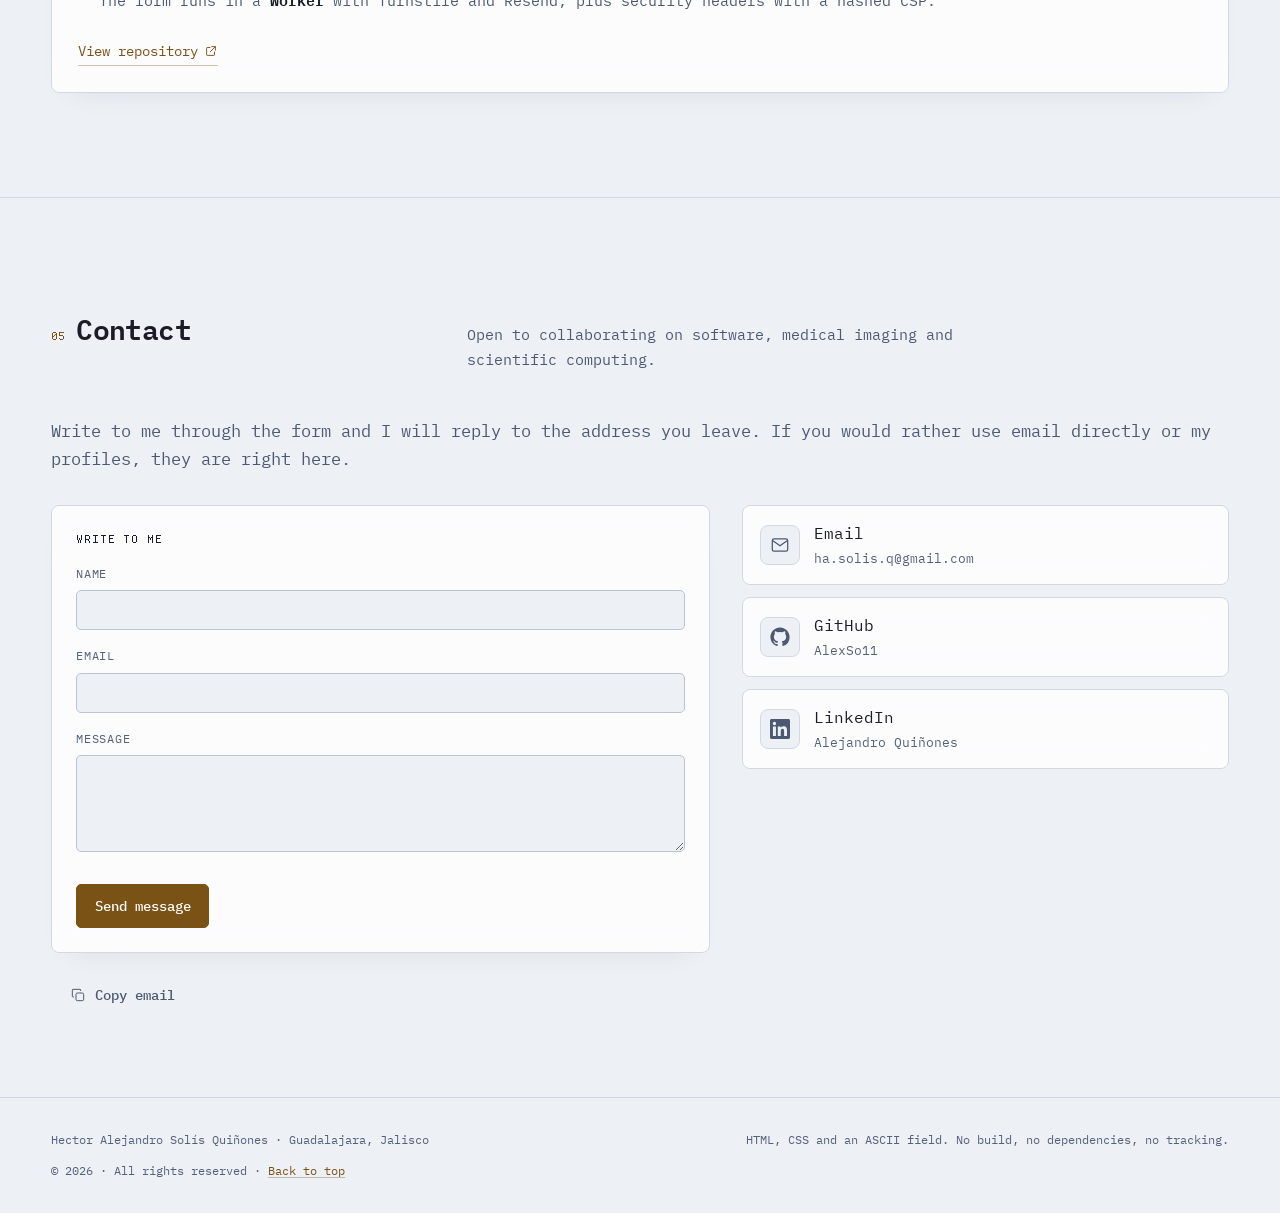
<file: en/index.html>
<!doctype html>
<html lang="en" data-theme="dark">
  <head>
    <meta charset="utf-8" />
    <meta name="viewport" content="width=device-width, initial-scale=1" />
    <title>Hector Solís · Computer Engineer</title>
    <meta
      name="description"
      content="CV of Hector Solís, Computer Engineer based in Guadalajara. Software end to end: services in Python, Go and Rust, web interfaces, cloud deployment and medical imaging."
    />
    <meta name="author" content="Hector Alejandro Solís Quiñones" />
    <meta name="color-scheme" content="dark light" />
    <meta name="theme-color" content="#141414" />
    <meta property="og:type" content="website" />
    <meta property="og:locale" content="en_US" />
    <meta property="og:title" content="Hector Solís · Computer Engineer" />
    <meta
      property="og:description"
      content="Software end to end: services in Python, Go and Rust, web interfaces, cloud deployment and medical imaging."
    />
    <link rel="icon" href="../assets/img/favicon.svg" type="image/svg+xml" />
    <link rel="stylesheet" href="../assets/css/style.css?v=3" />
    <script>
      (function () {
        var theme = null;
        try {
          theme = window.localStorage.getItem("hasq-theme");
        } catch (error) {
          theme = null;
        }
        if (theme !== "light" && theme !== "dark") {
          theme = window.matchMedia("(prefers-color-scheme: light)").matches
            ? "light"
            : "dark";
        }
        document.documentElement.setAttribute("data-theme", theme);
        // Marked before the first paint: the CSS only reserves the position of
        // the entrances if there is JavaScript to trigger them.
        document.documentElement.classList.add("js");
      })();
    </script>
  </head>

  <body>
    <a class="skip-link" href="#main">Skip to content</a>
    <canvas id="ascii-field" aria-hidden="true"></canvas>

    <header class="topbar">
      <div class="topbar__in">
        <a class="brand" href="#top">
          <span class="brand__tilde" aria-hidden="true">~</span>hsolis
        </a>

        <nav class="nav" aria-label="Sections">
          <a href="#principios">principles</a>
          <a href="#stack">stack</a>
<a href="#experiencia">experience</a>
                    <a href="#proyectos">projects</a>
          <a href="#contacto">contact</a>
        </nav>

        <div class="topbar__actions">
          <div class="lang">
            <a href="../index.html" hreflang="es" lang="es">ES</a>
            <a href="index.html" hreflang="en" aria-current="page">EN</a>
          </div>

          <!-- data-label-light / data-label-dark describe the action for the
               active theme, not the icon that is showing. -->
          <button
            class="icon-btn"
            id="theme-toggle"
            type="button"
            aria-pressed="false"
            data-label-light="Switch to dark theme"
            data-label-dark="Switch to light theme"
          >
            <span class="icon-btn__icons">
              <svg
                class="icon-moon"
                viewBox="0 0 24 24"
                fill="none"
                stroke="currentColor"
                stroke-width="1.5"
                aria-hidden="true"
                focusable="false"
              >
                <path d="M20.5 14.8A8.8 8.8 0 0 1 9.2 3.5a8.8 8.8 0 1 0 11.3 11.3Z" />
              </svg>
              <svg
                class="icon-sun"
                viewBox="0 0 24 24"
                fill="none"
                stroke="currentColor"
                stroke-width="1.5"
                aria-hidden="true"
                focusable="false"
              >
                <circle cx="12" cy="12" r="4" />
                <path
                  d="M12 2.5v2M12 19.5v2M2.5 12h2M19.5 12h2M5.2 5.2l1.4 1.4M17.4 17.4l1.4 1.4M18.8 5.2l-1.4 1.4M6.6 17.4l-1.4 1.4"
                />
              </svg>
            </span>
          </button>
        </div>
      </div>
    </header>

    <main id="main">
      <section class="hero" id="top" data-reveal-group>
        <div class="wrap hero__in">
          <div class="hero__copy">
            <h1 class="hero__name" data-reveal>
              <span>Hector Solis</span>
            </h1>
                        <p class="hero__title" data-reveal>Computer Engineer</p>
            <p class="hero__lead" data-reveal>
              I build scalable systems, high-performance APIs and scientific
              computing solutions. Specialised in software architecture, data
              processing and 3D medical imaging.
            </p>
            <p class="hero__claim" data-reveal>
              Measured systems, traceable software and code with engineering
              rigour.
            </p>
            <div class="hero__actions" data-reveal>
              <a class="btn btn--primary" href="#proyectos">View projects</a>
              <a
                class="btn"
                href="https://github.com/AlexSo11"
                target="_blank"
                rel="me noopener"
              >
                <svg
                  width="16"
                  height="16"
                  viewBox="0 0 24 24"
                  fill="currentColor"
                  aria-hidden="true"
                  focusable="false"
                >
                  <path
                    d="M12 .5C5.73.5.5 5.73.5 12c0 5.09 3.29 9.4 7.86 10.93.58.1.79-.25.79-.56 0-.28-.01-1.02-.02-2-3.2.7-3.88-1.54-3.88-1.54-.52-1.33-1.28-1.68-1.28-1.68-1.05-.72.08-.7.08-.7 1.16.08 1.77 1.19 1.77 1.19 1.03 1.77 2.7 1.26 3.36.96.1-.75.4-1.26.73-1.55-2.55-.29-5.23-1.28-5.23-5.7 0-1.26.45-2.29 1.19-3.1-.12-.29-.52-1.46.11-3.05 0 0 .97-.31 3.18 1.18a11 11 0 0 1 5.8 0c2.2-1.49 3.17-1.18 3.17-1.18.63 1.59.23 2.76.12 3.05.74.81 1.18 1.84 1.18 3.1 0 4.43-2.69 5.41-5.25 5.69.41.36.78 1.06.78 2.14 0 1.55-.01 2.79-.01 3.17 0 .31.2.67.8.56A11.51 11.51 0 0 0 23.5 12C23.5 5.73 18.27.5 12 .5Z"
                  />
                </svg>
                GitHub
              </a>
              <a class="btn btn--quiet" href="mailto:ha.solis.q@gmail.com">
                Email me
              </a>
            </div>
          </div>

          <div class="terminal-lag">
  <div class="terminal">
    <pre class="terminal__body"><code><span class="tl"><span class="c">$</span> whoami</span>
<span class="tl"><b>Hector Solís</b></span>
<span class="tl"> </span>
<span class="tl"><span class="c">$</span> cat availability.txt</span>
<span class="tl"><span class="dim">zone</span>       UTC-6 / Guadalajara</span>
<span class="tl"><span class="dim">mode</span>       presential, remote or hybrid</span>
<span class="tl"><span class="dim">languages</span>  Spanish and English B1</span>
<span class="tl"> </span>
<span class="tl"><span class="c">$</span> cat setup.txt</span>
<span class="tl"><span class="dim">system</span>     Linux (Fedora, Arch)</span>
<span class="tl"><span class="dim">editor</span>     Neovim, terminal and tmux</span>
<span class="tl"> </span>
<span class="tl"><span class="c">$</span> cat process.txt</span>
<span class="tl"><span class="dim">rule</span>       measure before touching</span>
<span class="tl"><span class="dim">tests</span>      must fail without the change</span>
<span class="tl"><span class="dim">limits</span>     performance budget in CI</span>
<span class="tl"><span class="c">$</span> <span class="caret"></span></span></code></pre>
            </div>
          </div>
        </div>
      </section>

      <section
        class="section"
        id="principios"
        aria-labelledby="principios-title"
        data-reveal-group
      >
        <div class="wrap">
          <div class="section__head" data-reveal>
            <h2 class="section__title" id="principios-title">
              <span class="section__num" aria-hidden="true">01</span> Principles
            </h2>
            <p class="section__note">How I work and by which rules.</p>
          </div>

          <ul class="principios" data-reveal>
            <li>
              <b>What has not been measured has not been solved</b>
              <span>
                Test suites and performance budgets enforced in continuous
                integration.
              </span>
            </li>
            <li>
              <b>Measured computing</b>
              <span>Profile before optimising: the number beats intuition.</span>
            </li>
            <li>
              <b>Heterogeneous systems</b>
              <span>C++, Python and Rust coexisting where each one performs.</span>
            </li>
            <li>
              <b>End-to-end traceability</b>
              <span>
                From the equation to the deployed artefact, with every decision
                documented.
              </span>
            </li>
            <li>
              <b>Reproducibility</b>
              <span>The same input gives the same result on any machine.</span>
            </li>
          </ul>
        </div>
      </section>

      <section
        class="section"
        id="stack"
        aria-labelledby="stack-title"
        data-reveal-group
      >
        <div class="wrap">
          <div class="section__head" data-reveal>
            <h2 class="section__title" id="stack-title">
              <span class="section__num" aria-hidden="true">02</span> Stack
            </h2>
            <p class="section__note">
              Tools I use and have worked with in depth on these projects.
            </p>
          </div>

          <div class="stack-grid" data-reveal>
            <div class="stack-block">
              <h3 class="stack-block__title">Languages</h3>
              <ul class="chips">
                <li data-usado="Used in: Digital twin, PET/CT, InnovaMed AI, Hospital management, School control, Pharmacy management">Python</li>
                <li data-usado="Used in: Digital twin">C++</li>
                <li data-usado="Used in: Digital twin">Go</li>
                <li data-usado="Used in: PET/CT">Rust</li>
                <li data-usado="Used in: Digital twin">TypeScript</li>
                <li data-usado="Used in: This page">JavaScript</li>
                <li>Java</li>
                <li>SQL</li>
              </ul>
            </div>

            <div class="stack-block">
              <h3 class="stack-block__title">Backend and data</h3>
              <ul class="chips">
                <li data-usado="Used in: PET/CT">FastAPI</li>
                <li>Granian</li>
                <li data-usado="Used in: InnovaMed AI">Django</li>
                <li>SQLAlchemy</li>
                <li>Alembic</li>
                <li>SQLite</li>
                <li>axum</li>
              </ul>
            </div>

            <div class="stack-block">
              <h3 class="stack-block__title">Frontend</h3>
              <ul class="chips">
                <li data-usado="Used in: PET/CT">Svelte 5</li>
                <li>Vite</li>
                <li data-usado="Used in: PET/CT">three.js</li>
                <li data-usado="Used in: InnovaMed AI">VTK.js</li>
                <li data-usado="Used in: Digital twin">WebGL</li>
                <li>HTML and CSS</li>
              </ul>
            </div>

            <div class="stack-block">
              <h3 class="stack-block__title">Medical imaging and computing</h3>
              <ul class="chips">
                <li>pydicom</li>
                <li data-usado="Used in: PET/CT">NumPy</li>
                <li>SciPy</li>
                <li>scikit-image</li>
                <li data-usado="Used in: InnovaMed AI">SimpleITK</li>
                <li data-usado="Used in: InnovaMed AI">PyTorch</li>
                <li data-usado="Used in: InnovaMed AI">MONAI</li>
                <li data-usado="Used in: Digital twin">ONNX</li>
                <li>GDAL</li>
                <li>trimesh</li>
              </ul>
            </div>

            <div class="stack-block">
              <h3 class="stack-block__title">Quality</h3>
              <ul class="chips">
                <li>pytest</li>
                <li>Vitest</li>
                <li>Playwright</li>
                <li>axe</li>
                <li>ruff</li>
                <li>mypy</li>
                <li>clippy</li>
                <li>GitHub Actions</li>
              </ul>
            </div>

            <div class="stack-block">
              <h3 class="stack-block__title">Infrastructure</h3>
              <ul class="chips">
                <li data-usado="Used in: PET/CT, InnovaMed AI">Docker</li>
                <li>Docker Compose</li>
                <li data-usado="Used in: Digital twin">Kubernetes</li>
                <li data-usado="Used in: Digital twin">Redis</li>
                <li>nginx</li>
                <li>Cloudflare Pages</li>
                <li>Linux</li>
                <li>Git</li>
              </ul>
            </div>
          </div>
        </div>
      </section>

      <section
        class="section"
        id="experiencia"
        aria-labelledby="experiencia-title"
        data-reveal-group
      >
        <div class="wrap">
          <div class="section__head" data-reveal>
            <h2 class="section__title" id="experiencia-title">
              <span class="section__num" aria-hidden="true">03</span> Experience
            </h2>
            <p class="section__note">Where I worked and what I delivered.</p>
          </div>

          <div class="callout" data-reveal>
            <div class="callout__body">
              <h3 class="callout__title">
                Computer Intelligence and Biorobotics Lab (CIBLab)
              </h3>
              <p>
                I did my social service at <strong>CIBLab</strong>, a laboratory
                of the University of Guadalajara dedicated to artificial
                intelligence applied to medicine, biology, agronomy, robotics,
                industrial processes and energy. I built both projects listed
                below, from algorithm design through testing and deployment.
              </p>
              <p>
                The lab combines <strong>machine learning and metaheuristic
                methods</strong>, and that mix shows in the two deliverables: one
                segments with neural networks, the other solves the same kind of
                problem with pure mathematical optimisation, with no prior
                training and no training data.
              </p>
              <p>
                <a
                  class="link"
                  href="https://ciblab.github.io/index.html"
                  target="_blank"
                  rel="noopener"
                >
                  Visit the lab page
                  <svg
                    width="14"
                    height="14"
                    viewBox="0 0 24 24"
                    fill="none"
                    stroke="currentColor"
                    stroke-width="1.6"
                    stroke-linecap="square"
                    aria-hidden="true"
                    focusable="false"
                  >
                    <path d="M13.5 4.5h6v6" />
                    <path d="M19.5 4.5 11 13" />
                    <path d="M18 14v4.5a1 1 0 0 1-1 1H5.5a1 1 0 0 1-1-1V7a1 1 0 0 1 1-1H10" />
                  </svg>
                </a>
              </p>
            </div>

            <dl class="stack-list">
              <div>
                <dt>Institution</dt>
                <dd>University of Guadalajara</dd>
              </div>
              <div>
                <dt>Laboratory</dt>
                <dd>Computer Intelligence and Biorobotics Lab</dd>
              </div>
              <div>
                <dt>Period</dt>
                <dd>February to October 2026</dd>
              </div>
              <div>
                <dt>Deliverables</dt>
                <dd>DICOM viewer with AI and PET/CT segmentation pipeline</dd>
              </div>
              <div>
                <dt>Page</dt>
                <dd>ciblab.github.io</dd>
              </div>
            </dl>
          </div>
        </div>
      </section>

      <section
        class="section"
        id="proyectos"
        aria-labelledby="proyectos-title"
        data-reveal-group
      >
        <div class="wrap">
          <div class="section__head" data-reveal>
            <h2 class="section__title" id="proyectos-title">
              <span class="section__num" aria-hidden="true">04</span> Projects
            </h2>
            <p class="section__note">
              Two in progress and five completed. The completed repositories
              are public; the ones still open are private.
            </p>
          </div>

          <div class="projects" data-reveal>
            <section
              class="projects__group"
              aria-labelledby="proyectos-en-desarrollo"
            >
              <h3 class="projects__group-title" id="proyectos-en-desarrollo">
                In development
              </h3>

              <div class="projects__grid">
              <article class="project">
                              <div class="project__meta">
                <p class="meta__period">2026B · in progress</p>
                <p class="meta__org">CUCEI · University of Guadalajara</p>
<ul class="chips">
                      <li>C++</li>
                      <li>Go</li>
                      <li>Python</li>
                      <li>TypeScript</li>
                      <li>WebGL</li>
                      <li>Kubernetes</li>
                      <li>Redis</li>
                      <li>ONNX</li>
                      <li>OpenMP</li>
                    </ul>
              </div>

                <div class="project__body"><div class="project__texto">
                
                  <h4 class="project__title">
                    Flood digital twin for the Guadalajara Metropolitan Area
                  </h4>
                  <p class="project__summary">
                    A digital replica of the terrain in sync with live telemetry,
                    to work out how much water will pool and where it will run
                    before a storm. A team of five, with the architecture in my
                    hands.
                  </p>

                  <dl class="facts">
                    <div class="facts__item">
                      <dt>Languages</dt>
                      <dd>4</dd>
                    </div>
                    <div class="facts__item">
                      <dt>Pipeline stages</dt>
                      <dd>7</dd>
                    </div>
                    <div class="facts__item">
                      <dt>RAM target</dt>
                      <dd>2 GB</dd>
                    </div>
                    <div class="facts__item">
                      <dt>Team</dt>
                      <dd>5</dd>
                    </div>
                  </dl>

                  <ul class="bullets">
                    <li>
                      A <b>Go</b> orchestrator that separates heavy computation
                      from request handling, with a <b>circuit breaker</b> and
                      graceful mesh degradation.
                    </li>
                    <li>
                      A <b>C++</b> hydraulic engine: shallow water equations of
                      Saint-Venant parallelised with <b>OpenMP</b>, against
                      closed-source commercial packages.
                    </li>
                    <li>
                      <b>Frame streaming</b> over WebSockets and rendering on the
                      client's GPU: the whole system fits in <b>2 GB of RAM</b>.
                    </li>
                  </ul>

                  

                

                    <figure class="diagrama-figura">
                    <pre
                      class="diagrama"
                      role="img"
                      aria-label="Diagram: clients talk to the Go orchestrator over WebSockets, which fans work out to C++ and Python workers and queries external data sources."
                    ><code>clients
  WebGL browser + command console
  |  frames over WebSocket
  v
orchestrator
  Go: state, failures, retries
  Redis: one run, N clients
  |
  v
workers
  C++ Saint-Venant (OpenMP)
  Python GIS (GDAL) + AI (ONNX)
  |
  v
sources
  NOAA / Open-Meteo / INEGI / Imeplan</code></pre>
                    <figcaption>
                      Architecture in short: clients, Go orchestrator, compute
                      workers and data sources.
                    </figcaption>
                  </figure>

                  <p class="project__links">
                    <span class="meta__org">Private repository</span>
                  </p>
                </div>


                <figure class="escena-figura" data-reveal data-fallo="The 3D viewer could not be loaded.">
                  <canvas class="escena escena--gemelo" data-escena="gemelo" aria-hidden="true"></canvas>
                      <figcaption>
                        Terrain mesh with the accumulation wave.
                      </figcaption>
                </figure>
              </div>
              </article>

              <article class="project">
                              <div class="project__meta">
                <p class="meta__period">2026 · in progress</p>
                <p class="meta__org">CIBLab · University of Guadalajara</p>
<ul class="chips">
                    <li>Python</li>
                    <li>Rust</li>
                    <li>FastAPI</li>
                    <li>Svelte 5</li>
                    <li>three.js</li>
                    <li>NumPy</li>
                    <li>Docker</li>
                  </ul>
              </div>

              <div class="project__body"><div class="project__texto">
                
                <h4 class="project__title">
                  PET/CT segmentation with 3D superpixels and metaheuristic
                  optimisation
                </h4>
                <p class="project__summary">
                  A PET/CT segmentation pipeline with no machine learning: it
                  replaces thresholding on 1D histograms with spatially aware,
                  traceable segmentation.
                </p>

                <dl class="facts">
                  <div class="facts__item">
                    <dt>Tests</dt>
                    <dd>435</dd>
                  </div>
                  <div class="facts__item">
                    <dt>Rust meshing</dt>
                    <dd>39×</dd>
                  </div>
                  <div class="facts__item">
                    <dt>Spatial pipeline</dt>
                    <dd>16.5 s</dd>
                  </div>
                  <div class="facts__item">
                    <dt>Final GLB</dt>
                    <dd>2.5 MB</dd>
                  </div>
                </dl>

                <ul class="bullets">
                  <li>
                    PET→CT co-registration with a <b>cubic B-spline</b> and
                    <b>SLIC 3D superpixels</b>; <b>N-dimensional CCO</b>
                    optimisation over [HU, SUV, X, Y, Z, |∇HU|].
                  </li>
                  <li>
                    Rust meshing kernel with exact equivalence against NumPy:
                    <b>20.5 s down to 0.53 s</b> (about 39× faster).
                  </li>
                  <li>
                    Per-axis <b>working grid</b>: anisotropy drops from 2.56 to
                    1.56 and topological noise from 0.060 to 0.046.
                  </li>
                </ul>


                <figure class="captura">
                  <div class="captura__marco">
<img
                    src="../assets/img/ct-pet-pipeline.webp"
                    width="1600"
                    height="873"
                    loading="lazy"
                    decoding="async"
                    alt="The PET/CT segmentation pipeline panel: Hounsfield unit histogram with the thresholds marked, the optimiser convergence curve and the generated 3D meshes for the whole body and each region."
                  />
                  </div>

                  <figcaption>
                    The pipeline running: thresholded histogram, optimiser convergence
                    and the per-region 3D meshes. Study from the open
                      <b>CT-ORG</b> dataset (The Cancer Imaging Archive).
                  </figcaption>
                </figure>

                <p class="project__links">
                  <span class="meta__org">Private repository</span>
                </p>

                    

                
                            </div>


                <figure class="escena-figura" data-reveal data-fallo="The 3D viewer could not be loaded.">
                  <canvas class="escena escena--proyecto" data-escena="petct" aria-hidden="true"></canvas>
                      <figcaption>
                        Point cloud of the segmented volume, with the clipping plane.
                      </figcaption>
                </figure>
              </div>
              </article>
              </div>
            </section>

            <section
              class="projects__group projects__group--done"
              aria-labelledby="proyectos-concluido"
            >
              <h3 class="projects__group-title" id="proyectos-concluido">
                Completed
              </h3>

              <div class="projects__grid">
            <article class="project">
                            <div class="project__meta">
                <p class="meta__period">2026 · completed</p>
                <p class="meta__org">CIBLab · University of Guadalajara</p>
<ul class="chips">
                    <li>Django</li>
                    <li>Python</li>
                    <li>VTK.js</li>
                    <li>PyTorch</li>
                    <li>MONAI</li>
                    <li>SimpleITK</li>
                    <li>Docker</li>
                  </ul>
              </div>

              <div class="project__body"><div class="project__texto">
                
                <h4 class="project__title">
                  InnovaMed AI: web DICOM viewer with AI-assisted segmentation
                </h4>
                <p class="project__summary">
                  A web platform to view, segment, anonymise and export CT and MR
                  DICOM studies. Processing and inference run on the server; 3D
                  rendering and interaction run in the browser.
                </p>

                <dl class="facts">
                  <div class="facts__item">
                    <dt>Tests</dt>
                    <dd>110</dd>
                  </div>
                  <div class="facts__item">
                    <dt>AI engines</dt>
                    <dd>3</dd>
                  </div>
                  <div class="facts__item">
                    <dt>3D volume</dt>
                    <dd>12.7 -&gt; 1.67 s</dd>
                  </div>
                  <div class="facts__item">
                    <dt>Export</dt>
                    <dd>NRRD · DICOM</dd>
                  </div>
                </dl>

                <ul class="bullets">
                  <li>
                    Migrated the Flask server to <b>Django</b> while preserving
                    routes, status codes and the exact shape of every JSON
                    response, with separate apps for the viewer, accounts and AI
                    engines.
                  </li>
                  <li>
                    In-browser 3D rendering with <b>VTK.js</b> (volumetric, MIP
                    and isosurface) resampled by <b>physical spacing</b>, so the
                    thick axes of the acquisition are not degraded.
                  </li>
                  <li>
                    Three automatic segmentation engines (Swin-UNETR, SegResNet
                    and TotalSegmentator) with <b>compatibility declared per
                    modality and format</b>: the viewer hides the ones that do
                    not apply instead of letting them fail when invoked.
                  </li>
                  <li>
                    Inference in an isolated subprocess with <b>real per-stage
                    progress, cancellation and timeout</b>; the hardware probe
                    uses <code>find_spec</code> so PyTorch (between 1 and
                    2 GB) is never loaded inside the web process.
                  </li>
                  <li>
                    <code>/api/volume_data</code> from <b>12.7 s to 1.67 s</b>
                    with level-1 compression, caching keyed on the volume
                    revision and <code>ETag</code> plus
                    <code>Cache-Control</code> validators that return <b>304</b>
                    instead of resending 80 MB on every scene rebuild.
                  </li>
                  <li>
                    A complete access flow: a public request form with a folio, a
                    review panel with a <b>configurable quota</b> and
                    invite-based registration, with a mandatory reason on
                    rejection and reviewer traceability.
                  </li>
                </ul>


                <figure class="captura">
                  <div class="captura__marco">
<img
                    src="../assets/img/innovamed-visor.webp"
                    width="1600"
                    height="877"
                    loading="lazy"
                    decoding="async"
                    alt="InnovaMed AI landing page: the 3D viewer with the study model, the synchronised axial, sagittal and coronal planes, and the sign-in actions."
                  />
                  </div>

                  <figcaption>
                    The viewer's landing page: 3D render of the study and the
                    three synchronised planes.
                  </figcaption>
                </figure>

                <p class="project__links">
                  <span class="meta__org">Private repository</span>
                </p>

                    

                
                            </div>


                <figure class="escena-figura" data-reveal data-fallo="The 3D viewer could not be loaded.">
                  <canvas class="escena escena--proyecto" data-escena="innova" aria-hidden="true"></canvas>
                      <figcaption>
                        Skull reconstruction with the clipping plane.
                      </figcaption>
                </figure>
              </div>
              </article>

            <article class="project project--compacta">
                            <div class="project__meta">
                <p class="meta__period">2026</p>
<ul class="chips">
                    <li>Python</li>
                    <li>Tkinter</li>
                    <li>PostgreSQL</li>
                    <li>MySQL</li>
                    <li>Pillow</li>
                  </ul>
              </div>

              <div class="project__body">
                <h4 class="project__title">Hospital management system</h4>
                <p class="project__summary">
                  End-to-end hospital management for the clinical and administrative
                  workflow: appointments, doctors, staff, medication and patients.
                </p>
                <ul class="bullets">
                  <li>
                    Two data-access layers for the same domain,
                    <b>PostgreSQL</b> and <b>MySQL</b>, each with its own schema
                    scripts.
                  </li>
                  <li>
                    Five domain modules and <b>three role-based menus</b>:
                    administrator, doctor and staff member.
                  </li>
                </ul>
                <p class="project__links">
                  <a
                    class="link"
                    href="https://github.com/AlexSo11/sistema_gestion_hospitalaria"
                    target="_blank"
                    rel="noopener"
                  >
                    View repository
                    <svg width="14" height="14" viewBox="0 0 24 24" fill="none" stroke="currentColor" stroke-width="1.6" stroke-linecap="square" aria-hidden="true" focusable="false"><path d="M13.5 4.5h6v6" /><path d="M19.5 4.5 11 13" /><path d="M18 14v4.5a1 1 0 0 1-1 1H5.5a1 1 0 0 1-1-1V7a1 1 0 0 1 1-1H10" /></svg>
                  </a>
                </p>
              </div>
            </article>

            <article class="project project--compacta">
                            <div class="project__meta">
                <p class="meta__period">2026</p>
<ul class="chips">
                    <li>Python</li>
                    <li>Tkinter</li>
                    <li>MySQL</li>
                    <li>hashlib</li>
                  </ul>
              </div>

              <div class="project__body">
                <h4 class="project__title">School administration system</h4>
                <p class="project__summary">
                  A platform for the technical and pedagogical administration of an
                  educational institution: academic offering, physical
                  infrastructure and staff in one place.
                </p>
                <ul class="bullets">
                  <li>
                    <b>Nine modules</b>: students, degrees, groups, timetables,
                    teachers, subjects, planning, classrooms and users.
                  </li>
                  <li>
                    Separate views for the student (timetable, enrolment and
                    profile) and for the teacher.
                  </li>
                </ul>
                <p class="project__links">
                  <a
                    class="link"
                    href="https://github.com/AlexSo11/sistema_control_escolar"
                    target="_blank"
                    rel="noopener"
                  >
                    View repository
                    <svg width="14" height="14" viewBox="0 0 24 24" fill="none" stroke="currentColor" stroke-width="1.6" stroke-linecap="square" aria-hidden="true" focusable="false"><path d="M13.5 4.5h6v6" /><path d="M19.5 4.5 11 13" /><path d="M18 14v4.5a1 1 0 0 1-1 1H5.5a1 1 0 0 1-1-1V7a1 1 0 0 1 1-1H10" /></svg>
                  </a>
                </p>
              </div>
            </article>

            <article class="project project--compacta">
                            <div class="project__meta">
                <p class="meta__period">2026</p>
<ul class="chips">
                    <li>Python</li>
                    <li>CustomTkinter</li>
                    <li>MySQL</li>
                  </ul>
              </div>

              <div class="project__body">
                <h4 class="project__title">Pharmacy management system</h4>
                <p class="project__summary">
                  Medical supply control, sales and supply chain, with traceability
                  from the supplier purchase through to the final sale to the
                  customer.
                </p>
                <ul class="bullets">
                  <li>
                    <b>Seven modules</b>: items, customers, purchases, sales, sale
                    detail, users and warehouse.
                  </li>
                  <li>
                    A <b>CustomTkinter</b> interface over a data layer kept
                    separate from the view.
                  </li>
                </ul>
                <p class="project__links">
                  <a
                    class="link"
                    href="https://github.com/AlexSo11/sistema_gestion_farmacia"
                    target="_blank"
                    rel="noopener"
                  >
                    View repository
                    <svg width="14" height="14" viewBox="0 0 24 24" fill="none" stroke="currentColor" stroke-width="1.6" stroke-linecap="square" aria-hidden="true" focusable="false"><path d="M13.5 4.5h6v6" /><path d="M19.5 4.5 11 13" /><path d="M18 14v4.5a1 1 0 0 1-1 1H5.5a1 1 0 0 1-1-1V7a1 1 0 0 1 1-1H10" /></svg>
                  </a>
                </p>
              </div>
            </article>

            <article class="project">
                            <div class="project__meta">
                <p class="meta__period">2026</p>
<ul class="chips">
                    <li>HTML</li>
                    <li>CSS</li>
                    <li>JavaScript</li>
                  </ul>
              </div>

              <div class="project__body">
                <h4 class="project__title">This page</h4>
                <p class="project__summary">
                  This very site: a static page with no build step, self-hosted fonts,
                    an ASCII field drawn on a canvas, four 3D
                    scenes and a single Worker for the form.
                </p>
                <ul class="bullets">
                  <li>
                    <b>~410 kB</b> in total, fonts included. The 3D scenes add 176 kB
                      from this same domain and only download as you reach their
                      section.
                  </li>
                  <li>
                    An ASCII field with ordered dithering, <b>two opacity
                      zones</b> and a scroll controller that fades it in, drifts it
                      and calms it per section.
                  </li>
                  <li>
                    The form runs in a <b>Worker</b> with Turnstile and Resend, plus
                      security headers with a hashed CSP.
                  </li>
                </ul>
                <p class="project__links">
                  <a
                    class="link"
                    href="https://github.com/AlexSo11/web_hasq"
                    target="_blank"
                    rel="noopener"
                  >
                    View repository
                    <svg width="14" height="14" viewBox="0 0 24 24" fill="none" stroke="currentColor" stroke-width="1.6" stroke-linecap="square" aria-hidden="true" focusable="false"><path d="M13.5 4.5h6v6" /><path d="M19.5 4.5 11 13" /><path d="M18 14v4.5a1 1 0 0 1-1 1H5.5a1 1 0 0 1-1-1V7a1 1 0 0 1 1-1H10" /></svg>
                  </a>
                </p>
              </div>
            </article>
              </div>
            </section>
          </div>
        </div>
      </section>

      <section
        class="section section--portada"
        id="contacto"
        aria-labelledby="contacto-title"
        data-reveal-group
      >
        <canvas class="escena escena--contacto" data-escena="contacto" aria-hidden="true"></canvas>
        <div class="wrap">
          <div class="section__head" data-reveal>
            <h2 class="section__title" id="contacto-title">
              <span class="section__num" aria-hidden="true">05</span> Contact
            </h2>
            <p class="section__note">
              Open to collaborating on software, medical imaging and scientific
              computing.
            </p>
          </div>

          <div class="prose" data-reveal>
            <p>
              Write to me through the form and I will reply to the address you
              leave. If you would rather use email directly or my profiles, they
              are right here.
            </p>
          </div>

          <div class="contacto" data-reveal>
            <form
              class="contacto__form"
              id="contacto-form"
              novalidate
              data-requires-js
            >
              <p class="contacto__titulo">Write to me</p>

              <label class="campo">
                <span class="campo__label">Name</span>
                <input
                  class="campo__input"
                  type="text"
                  name="nombre"
                  id="campo-nombre"
                  autocomplete="name"
                  maxlength="80"
                  required
                />
              </label>

              <label class="campo">
                <span class="campo__label">Email</span>
                <input
                  class="campo__input"
                  type="email"
                  name="correo"
                  id="campo-correo"
                  autocomplete="email"
                  maxlength="120"
                  required
                />
              </label>

              <label class="campo">
                <span class="campo__label">Message</span>
                <textarea
                  class="campo__input campo__input--area"
                  name="mensaje"
                  id="campo-mensaje"
                  rows="4"
                  maxlength="2000"
                  required
                ></textarea>
              </label>

              <!-- Trampa para bots: no la ve nadie y queda fuera del orden de
                   tabulación. Si llega rellena, la función descarta el envío. -->
              <p class="campo__trampa" aria-hidden="true">
                <label>
                  Do not fill in
                  <input type="text" name="web" tabindex="-1" autocomplete="off" />
                </label>
              </p>

              <!-- La site key es pública; el secreto vive en la función. -->
              <div
                class="cf-turnstile"
                data-sitekey="0x4AAAAAAFUNReuY7Kwf9Qz2"
                data-appearance="interaction-only"
                data-size="flexible"
                data-language="en"
              ></div>

              <div class="contacto__pie">
                <button class="btn btn--primary" type="submit" id="contacto-enviar">
                  Send message
                </button>
                <p
                  class="contacto__estado"
                  id="contacto-estado"
                  role="status"
                  aria-live="polite"
                ></p>
              </div>
            </form>

            <div class="selector" data-selector>
              <a class="selector__item" href="mailto:ha.solis.q@gmail.com">
                <span class="selector__icono" aria-hidden="true"><svg width="20" height="20" viewBox="0 0 24 24" fill="none" stroke="currentColor" stroke-width="1.5" aria-hidden="true" focusable="false"><rect x="2.75" y="4.75" width="18.5" height="14.5" rx="2" /><path d="m3.5 7 8.5 6 8.5-6" /></svg></span>
                <span class="selector__texto">
                  <span class="selector__nombre">Email</span>
                  <span class="selector__dato">ha.solis.q@gmail.com</span>
                </span>
              </a>

              <a
                class="selector__item"
                href="https://github.com/AlexSo11"
                target="_blank"
                rel="me noopener"
              >
                <span class="selector__icono" aria-hidden="true"><svg width="20" height="20" viewBox="0 0 24 24" fill="currentColor" aria-hidden="true" focusable="false"><path d="M12 .5C5.73.5.5 5.73.5 12c0 5.09 3.29 9.4 7.86 10.93.58.1.79-.25.79-.56 0-.28-.01-1.02-.02-2-3.2.7-3.88-1.54-3.88-1.54-.52-1.33-1.28-1.68-1.28-1.68-1.05-.72.08-.7.08-.7 1.16.08 1.77 1.19 1.77 1.19 1.03 1.77 2.7 1.26 3.36.96.1-.75.4-1.26.73-1.55-2.55-.29-5.23-1.28-5.23-5.7 0-1.26.45-2.29 1.19-3.1-.12-.29-.52-1.46.11-3.05 0 0 .97-.31 3.18 1.18a11 11 0 0 1 5.8 0c2.2-1.49 3.17-1.18 3.17-1.18.63 1.59.23 2.76.12 3.05.74.81 1.18 1.84 1.18 3.1 0 4.43-2.69 5.41-5.25 5.69.41.36.78 1.06.78 2.14 0 1.55-.01 2.79-.01 3.17 0 .31.2.67.8.56A11.51 11.51 0 0 0 23.5 12C23.5 5.73 18.27.5 12 .5Z" /></svg></span>
                <span class="selector__texto">
                  <span class="selector__nombre">GitHub</span>
                  <span class="selector__dato">AlexSo11</span>
                </span>
              </a>

              <a
                class="selector__item"
                href="https://www.linkedin.com/in/alejandro-qui%C3%B1ones-366648366"
                target="_blank"
                rel="me noopener"
              >
                <span class="selector__icono" aria-hidden="true"><svg width="20" height="20" viewBox="0 0 24 24" fill="currentColor" aria-hidden="true" focusable="false"><path d="M20.45 20.45h-3.56v-5.57c0-1.33-.02-3.04-1.85-3.04-1.85 0-2.13 1.45-2.13 2.94v5.67H9.35V9h3.41v1.56h.05c.48-.9 1.63-1.85 3.36-1.85 3.6 0 4.27 2.37 4.27 5.45v6.29ZM5.34 7.43a2.06 2.06 0 1 1 0-4.13 2.06 2.06 0 0 1 0 4.13Zm1.78 13.02H3.55V9h3.57v11.45ZM22.22 0H1.77C.79 0 0 .77 0 1.73v20.54C0 23.22.79 24 1.77 24h20.45c.98 0 1.78-.78 1.78-1.73V1.73C24 .77 23.2 0 22.22 0Z" /></svg></span>
                <span class="selector__texto">
                  <span class="selector__nombre">LinkedIn</span>
                  <span class="selector__dato">Alejandro Quiñones</span>
                </span>
              </a>
            </div>
          </div>

          <div class="contacto__extra" data-reveal>
            <button
              class="btn btn--quiet"
              type="button"
              id="copy-email"
              data-email="ha.solis.q@gmail.com"
              data-copied="Email copied"
              data-failed="Could not copy; select it manually"
            >
              <span class="icon-swap" aria-hidden="true">
                <svg class="icon-copy" width="16" height="16" viewBox="0 0 24 24" fill="none" stroke="currentColor" stroke-width="1.5" focusable="false"><rect x="9" y="9" width="11.5" height="11.5" rx="2" /><path d="M6 15H4.5a1 1 0 0 1-1-1V4.5a1 1 0 0 1 1-1H15a1 1 0 0 1 1 1V6" /></svg>
                <svg class="icon-check" width="16" height="16" viewBox="0 0 24 24" fill="none" stroke="currentColor" stroke-width="1.8" stroke-linecap="square" focusable="false"><path d="m4.5 12.5 5 5 10-11" /></svg>
              </span>
              Copy email
            </button>
          </div>

          <p class="visually-hidden" id="copy-status" role="status" aria-live="polite"></p>
        </div>
      </section>
    </main>

    <footer class="site-footer">
      <div class="wrap site-footer__in">
        <p>Hector Alejandro Solís Quiñones · Guadalajara, Jalisco</p>
        <p>HTML, CSS and an ASCII field. No build, no dependencies, no tracking.</p>
        <p>
          © <span id="year">2026</span> · All rights reserved ·
          <a href="#top">Back to top</a>
        </p>
      </div>
    </footer>

    <script src="../assets/js/ascii-field.js?v=3" defer></script>
    <script src="../assets/js/main.js?v=3" defer></script>
    <script src="../assets/js/escena-3d.js?v=3" defer></script>
  </body>
</html>
</file>
<file: assets/css/style.css>
/* ==========================================================================
   CV · Hector Alejandro Solís Quiñones
   Hoja única. Sin build, sin dependencias, sin degradados, sin emojis.
   Tipografía autoalojada: cero peticiones a terceros.
   ========================================================================== */

/* 0. Tipografía ------------------------------------------------------------ */

/* Departure Mono (SIL OFL) es una pixel font: se usa solo como display y
   siempre en múltiplos de 11 px, que es su rejilla de diseño. A otros tamaños
   el borde del glifo deja de caer en píxeles enteros y pierde la nitidez que
   justifica usarla. Ver assets/fonts/OFL.txt. */

@font-face {
  font-family: "Departure Mono";
  src: url("../fonts/departure-mono.woff2") format("woff2");
  font-weight: 400;
  font-style: normal;
  font-display: swap;
}

@font-face {
  font-family: "IBM Plex Mono";
  src: url("../fonts/ibm-plex-mono-400.woff2") format("woff2");
  font-weight: 400;
  font-style: normal;
  font-display: swap;
  unicode-range: U+0000-00FF, U+0131, U+0152-0153, U+02BB-02BC, U+02C6, U+02DA,
    U+02DC, U+0304, U+0308, U+0329, U+2000-206F, U+20AC, U+2122, U+2191, U+2193,
    U+2212, U+2215, U+FEFF, U+FFFD;
}

@font-face {
  font-family: "IBM Plex Mono";
  src: url("../fonts/ibm-plex-mono-400-italic.woff2") format("woff2");
  font-weight: 400;
  font-style: italic;
  font-display: swap;
}

@font-face {
  font-family: "IBM Plex Mono";
  src: url("../fonts/ibm-plex-mono-500.woff2") format("woff2");
  font-weight: 500;
  font-style: normal;
  font-display: swap;
  unicode-range: U+0000-00FF, U+0131, U+0152-0153, U+02BB-02BC, U+02C6, U+02DA,
    U+02DC, U+0304, U+0308, U+0329, U+2000-206F, U+20AC, U+2122, U+2191, U+2193,
    U+2212, U+2215, U+FEFF, U+FFFD;
}

@font-face {
  font-family: "IBM Plex Mono";
  src: url("../fonts/ibm-plex-mono-600.woff2") format("woff2");
  font-weight: 600;
  font-style: normal;
  font-display: swap;
  unicode-range: U+0000-00FF, U+0131, U+0152-0153, U+02BB-02BC, U+02C6, U+02DA,
    U+02DC, U+0304, U+0308, U+0329, U+2000-206F, U+20AC, U+2122, U+2191, U+2193,
    U+2212, U+2215, U+FEFF, U+FFFD;
}

/* 1. Tokens ---------------------------------------------------------------- */

:root {
  color-scheme: dark;

  /* Display: títulos, cifras, terminal. Texto: monoespaciada de lectura. */
  --font-display: "Departure Mono", ui-monospace, "SFMono-Regular", Menlo,
    Consolas, monospace;
  --font-mono: "IBM Plex Mono", ui-monospace, "SFMono-Regular", "SF Mono",
    Menlo, Consolas, monospace;

  /* Movimiento: curvas y duraciones tomadas de una tabla, no inventadas.
     Las curvas nativas de CSS son demasiado débiles para una entrada de UI. */
  --ease-out: cubic-bezier(0.23, 1, 0.32, 1);
  --ease-in-out: cubic-bezier(0.77, 0, 0.175, 1);
  --dur-press: 140ms;
  --dur-reveal: 300ms;
  --stagger: 60ms;

  /* La maquetación va a sangre: no hay ancho máximo que centre la página. Lo
     que acota la lectura es esta medida en caracteres, y todo el sobrante se lo
     queda la columna visual. A 1440 px sale exactamente 60/40. */
  --medida: 82ch;
  --ancho: 90rem;
  --gutter: clamp(1.25rem, 4vw, 4rem);
  /* Radios por nivel de anidamiento: el panel de fuera es más redondeado que lo
     que va dentro, que es lo que hace que anidar se vea bien y no pinzado. */
  --radius: 8px;
  --radius-sm: 5px;
  --radius-xs: 3px;

  /* Oscuro: shadow de fondo, navy profundo de superficie, frozen de tinta.
     Contrastes medidos con la fórmula de luminancia relativa de la WCAG:
     fg 9,47 · fg-2 7,60 · fg-3 6,90 · acento 9,64 (sobre el fondo). */
  --bg: #141414;
  --surface: #17181c;
  --surface-2: #1e2026;
  --line: #2e2e3c;
  --line-2: #3c3c4e;
  --fg: #a0bddb;
  --fg-2: #8fa9c7;
  --fg-3: #86a1bf;
  --accent: #e0b47c;
  --accent-soft: rgb(224 180 124 / 14%);
  --accent-line: rgb(224 180 124 / 40%);
  --accent-on: #1a1408;
  --ok: #7fd1a8;

  /* Cristal del terminal, de la barra y del selector. Va bastante opaco a
     propósito: el desenfoque promedia el ASCII de detrás, pero el tinte es lo
     que garantiza que el texto mantenga el contraste. */
  --glass: rgb(28 28 40 / 76%);
  --glass-inner: rgb(28 28 40 / 38%);
  --glass-bar: rgb(20 20 20 / 66%);
  --shadow: rgb(0 0 0 / 55%);
  --image-outline: rgb(255 255 255 / 10%);

  /* Campo ASCII (assets/js/ascii-field.js). El alfa es distinto en los
     márgenes porque ahí no hay texto encima: en la columna de contenido está
     topado para que fg-3 no baje de 4,5:1 sobre el glifo más claro. */
  --ascii-rgb: 127, 166, 206;
  /* 0,24 es el techo: con 0,26 el texto de las fichas baja de 4,5:1. */
  --ascii-max: 0.24;
  --ascii-margin-max: 0.7;
  --ascii-font-size: 11;
}

:root[data-theme="light"] {
  color-scheme: light;

  /* Claro: el complemento frío que faltaba en la paleta. El navy profundo
     pasa a ser la tinta, que es donde mejor rinde (14,75:1 sobre el fondo). */
  --bg: #edf0f5;
  --surface: #ffffff;
  --surface-2: #e3e8f0;
  --line: #d2d9e4;
  --line-2: #b7c2d2;
  --fg: #1c1c28;
  --fg-2: #4c5972;
  --fg-3: #55617a;
  --accent: #7a5215;
  --accent-soft: rgb(122 82 21 / 10%);
  --accent-line: rgb(122 82 21 / 35%);
  --accent-on: #ffffff;
  --ok: #1c6b48;

  --glass: rgb(255 255 255 / 80%);
  --glass-inner: rgb(255 255 255 / 45%);
  --glass-bar: rgb(237 240 245 / 74%);
  --shadow: rgb(28 28 40 / 14%);
  --image-outline: rgb(0 0 0 / 10%);

  /* Azul apagado, sin el croma alto que tenía: un gris azulado que no compite
     con nada. Como el color es más suave, la presencia se pone en los márgenes,
     donde no hay texto encima. Sobre el glifo más claro fg-3 se queda en 4,8:1
     y la barra superior en 5,4:1. */
  --ascii-rgb: 138, 156, 186;
  --ascii-max: 0.22;
  --ascii-margin-max: 0.72;
}

/* 2. Base ------------------------------------------------------------------ */

*,
*::before,
*::after {
  box-sizing: border-box;
}

html {
  -webkit-text-size-adjust: 100%;
  scroll-behavior: smooth;
}

body {
  margin: 0;
  background: var(--bg);
  color: var(--fg);
  font-family: var(--font-mono);
  font-size: 1rem;
  line-height: 1.65;
  -webkit-font-smoothing: antialiased;
  -moz-osx-font-smoothing: grayscale;
  text-rendering: optimizeLegibility;
}

h1,
h2,
h3,
h4 {
  margin: 0;
  font-family: var(--font-mono);
  font-weight: 600;
  line-height: 1.15;
  letter-spacing: -0.02em;
  text-wrap: balance;
}

p {
  margin: 0;
  text-wrap: pretty;
}

/* El navegador da a <figure> 1em arriba y abajo y 40px a los lados. Dentro de
   una tarjeta eso encoge la imagen y desalinea el pie respecto al texto. Se
   anula en la base, y no solo en el componente, para que una hoja cacheada sin
   la regla `.captura` no pueda volver a producir el efecto. */
figure {
  margin: 0;
}

ul,
ol,
dl {
  margin: 0;
  padding: 0;
}

li {
  list-style: none;
}

a {
  color: var(--accent);
  text-decoration-color: var(--accent-line);
  text-underline-offset: 0.2em;
}

a:hover {
  text-decoration-color: currentcolor;
}

img,
svg,
canvas {
  display: block;
  max-width: 100%;
}

/* `width` y `height` en el HTML sirven para reservar la proporción antes de
   cargar, pero el atributo de alto se aplica además como altura fija: al
   limitar la imagen por ancho, se deforma. Con `height: auto` la proporción
   la marca el propio archivo. Solo a `img`; los SVG en línea se dimensionan
   por CSS y no deben heredar esto. */
img {
  height: auto;
}

svg {
  flex: none;
}

::selection {
  background: var(--accent);
  color: var(--accent-on);
}

:focus-visible {
  outline: 2px solid var(--accent);
  outline-offset: 2px;
  border-radius: var(--radius-sm);
}

.skip-link {
  position: absolute;
  left: -9999px;
  top: 0;
  z-index: 10;
  padding: 0.6rem 1rem;
  background: var(--accent);
  color: var(--accent-on);
  font-family: var(--font-mono);
  font-size: 0.8125rem;
}

.skip-link:focus {
  left: 0.5rem;
  top: 0.5rem;
}

.visually-hidden {
  position: absolute;
  width: 1px;
  height: 1px;
  margin: -1px;
  padding: 0;
  overflow: hidden;
  clip-path: inset(50%);
  white-space: nowrap;
}

/* 3. Campo ASCII ----------------------------------------------------------- */

#ascii-field {
  /* Sobresale por arriba y por abajo lo justo para que la deriva vertical
     (hasta 18 px) nunca descubra un borde. Se hace con la caja y no con un
     `scale`, porque escalar el lienzo corre la zona de silencio respecto al
     texto y el fondo se ve desfasado. */
  position: fixed;
  left: 0;
  right: 0;
  top: -28px;
  height: calc(100% + 56px);
  z-index: 0;
  pointer-events: none;

  /* Arranca invisible y el controlador de scroll la sube. No hay problema de
     degradación: sin JavaScript el canvas está vacío igualmente, porque lo
     dibuja ascii-field.js. La opacidad y el giro los escribe el controlador en
     este mismo elemento, no en :root, para no recalcular el documento entero
     en cada fotograma. */
  opacity: 0;
}

.topbar,
main,
.site-footer {
  position: relative;
  z-index: 1;
}

/* 4. Estructura ------------------------------------------------------------ */

.wrap {
  width: 100%;
  /* Tope de ancho útil: sin él, a 2560 la tarjeta medía 2432 px de lado a lado y
     el fondo ASCII desaparecía detrás de los paneles. */
  max-width: var(--ancho);
  margin-inline: auto;
  padding-inline: var(--gutter);
}

.section {
  padding-block: clamp(3.5rem, 9vw, 6.5rem);
  border-top: 1px solid var(--line);
  scroll-margin-top: 5.5rem;
}

/* Se corrige y rediseña con tarjetas individuales, la terminal
  ya no baja como para reservar un espacio */
@media (min-width: 1000px) {
  #principios .wrap {
    display: block; /* Ya no necesitamos restringir el ancho en 2 columnas principales */
    width: 100%;
  }

  #principios .section__head {
    margin-bottom: 2rem;
  }

  /* Rejilla de tarjetas una al lado de otra */
  #principios .principios {
    grid-column: 1 / -1; /* Ocupa todo el ancho disponible */
    display: grid;
    /* Crea columnas automáticas de mínimo 280px que se adaptan al ancho */
    grid-template-columns: repeat(auto-fit, minmax(245px, 1fr));
    gap: 0.8rem; /* Espacio/separación entre cada tarjeta */
  }
}

/* Estilo individual para que cada principio sea una tarjeta con efecto blur */
/* Contenedor en cuadrícula flexible de lado a lado */
#principios .principios {
  display: grid;
  grid-template-columns: repeat(auto-fit, minmax(245px, 1fr));
  gap: 0.8rem;
  width: 100%;
}

/* Tarjeta individual con efecto Blur y variables del tema */
#principios .principios > * {
  background: var(--glass);
  backdrop-filter: blur(12px);
  -webkit-backdrop-filter: blur(12px);
  border: 1px solid var(--line);
  border-radius: 8px;
  padding: 0.8rem;
  box-sizing: border-box;
  box-shadow: 0 4px 20px var(--shadow);
  transition: border-color 0.25s ease, transform 0.25s ease;
}

/* Efecto Hover sutil en la tarjeta */
#principios .principios > *:hover {
  border-color: var(--accent-line);
  transform: translateY(-2px);
}

/* Tipografía dentro de las tarjetas */
#principios .principios h3,
#principios .principios h4 {
  color: var(--fg);
  margin-bottom: 0.5rem;
}

#principios .principios p {
  color: var(--fg-2);
  font-size: 0.92rem;
  line-height: 1.5;
}

/* Portada: la sección ocupa la pantalla entera, así que al centrarla no se ve
   nada de la anterior. Se usa min-height y no height para que en ventanas
   bajas el contenido empuje y se pueda desplazar en vez de recortarse. */
.section--portada {
  position: relative;
  display: grid;
  align-content: center;
  min-height: 100vh;
  min-height: 100svh;
  padding-block: clamp(5rem, 12vh, 7rem) clamp(3rem, 8vh, 5rem);
}

.section__head {
  display: grid;
  gap: 0.75rem;
  margin-bottom: clamp(1.75rem, 4vw, 2.75rem);
}

@media (min-width: 720px) {
  .section__head {
    /* El título y su nota, juntos a la izquierda. Repartidos a lo ancho de una
       pantalla grande quedaban tan lejos que parecían de secciones distintas. */
    grid-template-columns: minmax(0, 24rem) minmax(0, 52ch);
    align-items: baseline;
    justify-content: start;
    gap: 2rem;
  }
}

.section__title {
  display: flex;
  align-items: baseline;
  gap: 0.75rem;
  font-size: clamp(1.35rem, 3.2vw, 1.75rem);
}

.section__num {
  color: var(--accent);
  font-family: var(--font-display);
  font-size: 11px;
  font-weight: 400;
  font-variant-numeric: tabular-nums;
}

.section__note {
  color: var(--fg-2);
  font-size: 0.9375rem;
}

/* 5. Barra superior -------------------------------------------------------- */

.topbar {
  position: fixed;
  top: 0.9rem;
  left: 50%;
  z-index: 3;
  width: fit-content;
  max-width: calc(100vw - 2rem);
  translate: -50% 0;
  border: 1px solid var(--line);
  border-radius: 999px;
  background: var(--glass-bar);
  backdrop-filter: blur(14px) saturate(1.2);
}

.topbar__in {
  display: flex;
  align-items: center;
  gap: clamp(0.75rem, 2vw, 1.5rem);
  min-height: 2.75rem;
  padding: 0.3rem 0.5rem 0.3rem 1.1rem;
}

/* Entrada de la barra: leve, una sola vez y con la curva del sistema. */
@keyframes barra-entra {
  from {
    opacity: 0;
    transform: translateY(-6px);
  }
  to {
    opacity: 1;
    transform: translateY(0);
  }
}

.js .topbar {
  animation: barra-entra 420ms var(--ease-out) 300ms both;
}

.brand {
  display: inline-flex;
  align-items: baseline;
  gap: 0.45rem;
  color: var(--fg);
  font-family: var(--font-display);
  font-size: 22px;
  font-weight: 400;
  line-height: 1;
  text-decoration: none;
  white-space: nowrap;
}

.brand__tilde {
  color: var(--accent);
}

.nav {
  display: none;
  gap: 1.5rem;
  margin-inline-start: auto;
  font-family: var(--font-mono);
  font-size: 0.8125rem;
}

.nav a {
  color: var(--fg-2);
  text-decoration: none;
  padding-block: 0.35rem;
  border-bottom: 1px solid transparent;
}

.nav a:hover {
  color: var(--fg);
}

.nav a[aria-current="true"] {
  color: var(--accent);
  border-bottom-color: var(--accent-line);
}

@media (min-width: 860px) {
  .nav {
    display: flex;
  }
}

.topbar__actions {
  display: flex;
  align-items: center;
  gap: 0.25rem;
  margin-inline-start: auto;
}

@media (min-width: 860px) {
  .topbar__actions {
    margin-inline-start: 0;
  }
}

/* Selector de idioma */

.lang {
  display: inline-flex;
  align-items: center;
  border: 1px solid var(--line);
  border-radius: var(--radius-sm);
  overflow: hidden;
}

.lang a {
  display: inline-flex;
  align-items: center;
  min-height: 2.5rem;
  padding-inline: 0.6rem;
  color: var(--fg-3);
  font-family: var(--font-mono);
  font-size: 0.75rem;
  text-decoration: none;
  transition-property: background-color, color, scale;
  transition-duration: 140ms;
}

.lang a:hover {
  background: var(--surface);
  color: var(--fg);
}

.lang a[aria-current="page"] {
  background: var(--accent-soft);
  color: var(--accent);
}

/* 6. Botones --------------------------------------------------------------- */

.btn {
  display: inline-flex;
  align-items: center;
  justify-content: center;
  gap: 0.55rem;
  min-height: 2.75rem;
  padding: 0.6rem 1.1rem;
  border: 1px solid var(--line-2);
  border-radius: var(--radius-sm);
  background: var(--surface);
  color: var(--fg);
  font-family: var(--font-mono);
  font-size: 0.875rem;
  font-weight: 500;
  text-decoration: none;
  cursor: pointer;
  transition-property: background-color, border-color, color, scale;
  transition-duration: 140ms;
  transition-timing-function: var(--ease-out);
}

.btn:hover {
  border-color: var(--accent-line);
  color: var(--accent);
}

.btn:active {
  scale: 0.96;
}

.btn--primary {
  border-color: var(--accent);
  background: var(--accent);
  color: var(--accent-on);
}

.btn--primary:hover {
  border-color: var(--accent);
  color: var(--accent-on);
  filter: brightness(1.08);
}

.btn--quiet {
  border-color: transparent;
  background: transparent;
  color: var(--fg-2);
}

.btn--quiet:hover {
  border-color: var(--line-2);
  background: var(--surface);
  color: var(--fg);
}

.icon-btn {
  position: relative;
  display: inline-grid;
  place-items: center;
  width: 2.5rem;
  height: 2.5rem;
  border: 1px solid transparent;
  border-radius: var(--radius-sm);
  background: transparent;
  color: var(--fg-2);
  cursor: pointer;
  transition-property: background-color, border-color, color, scale;
  transition-duration: 140ms;
  transition-timing-function: var(--ease-out);
}

.icon-btn:hover {
  border-color: var(--line-2);
  background: var(--surface);
  color: var(--fg);
}

.icon-btn:active {
  scale: 0.96;
}

.icon-btn__icons {
  position: relative;
  width: 1.125rem;
  height: 1.125rem;
}

.icon-btn__icons svg {
  position: absolute;
  inset: 0;
  width: 1.125rem;
  height: 1.125rem;
  opacity: 0;
  scale: 0.25;
  filter: blur(4px);
  transition-property: opacity, scale, filter;
  transition-duration: 200ms;
  transition-timing-function: var(--ease-out);
}

:root[data-theme="dark"] .icon-btn__icons .icon-moon,
:root[data-theme="light"] .icon-btn__icons .icon-sun {
  opacity: 1;
  scale: 1;
  filter: blur(0);
}

/* 7. Portada --------------------------------------------------------------- */

.hero {
  display: grid;
  align-content: center;
  min-height: 100vh;
  min-height: 100svh;
  /* Simétrico a propósito: con el relleno de abajo más corto, todo el contenido
     quedaba unos 20 px por debajo del centro de la ventana. */
  padding-block: clamp(4.5rem, 11vh, 7rem);
  scroll-margin-top: 0;
}

.hero__in {
  display: grid;
  gap: clamp(2rem, 5vw, 3.5rem);
}

/* El escenario de la columna derecha: el lienzo 3D lo llena y la terminal flota
   dentro como una tarjeta. El tope de ancho no es cosmético: sin él la terminal
   se estiraba a 1600 px en una pantalla grande, y su inclinación con perspectiva
   empujaba el borde fuera de la ventana. */
/* La terminal, sola en su columna y centrada con ella. El tope de ancho no es
   cosmético: sin él se estiraba a 1600 px en una pantalla grande y su
   inclinación con perspectiva empujaba el borde fuera de la ventana. */
.terminal-lag {
  /* La tarjeta se ciñe a su línea más larga en vez de estirarse a la columna. */
  width: fit-content;
  max-width: 100%;
  justify-self: center;
}

@media (min-width: 1000px) {
  .hero__in {
    /* La columna derecha tiene un mínimo de 36rem: por debajo de eso el terminal
       a 22 px se cortaba, porque el texto no parte (la alineación de las fichas
       depende de los espacios). La izquierda cede lo que haga falta por encima
       de los 66 caracteres de lectura cómoda. */
    grid-template-columns: minmax(0, var(--medida)) minmax(34rem, 1fr);
    column-gap: clamp(2rem, 4vw, 4rem);
    align-items: center;
  }
}

.hero__name {
  font-family: var(--font-display);
  font-size: 33px;
  font-weight: 400;
  line-height: 1.15;
  letter-spacing: 0;
}

@media (min-width: 720px) {
  .hero__name {
    /* 55 px: múltiplo de 11, que es donde la tipografía de píxeles es nítida. */
    font-size: 55px;
  }
}

.hero__name span {
  display: block;
}

.hero__title {
  margin-top: 0.85rem;
  color: var(--fg);
  font-family: var(--font-display);
  /* Múltiplo de 11: a 16 px los glifos salen borrosos, así que no hay término
     medio entre 22 y 33. */
  font-size: 33px;
  line-height: 1.25;
}

.hero__lead {
  margin-top: 1.25rem;
  font-size: clamp(1.125rem, 2.4vw, 1.375rem);
  color: var(--fg-2);
}

.hero__claim {
  margin-top: 1.5rem;
  color: var(--accent);
  font-size: clamp(1.125rem, 2.2vw, 1.25rem);
  /* Cursiva de verdad: hasta ahora no había ninguna cara italic declarada, así
     que el navegador inclinaba la redonda y apenas se notaba. */
  font-style: italic;
}

.hero__actions {
  display: flex;
  flex-wrap: wrap;
  gap: 0.6rem;
  margin-top: 1.75rem;
}

/* 8. Terminal -------------------------------------------------------------- */

.terminal {
  position: relative;
  padding: clamp(1.1rem, 2.6vw, 1.5rem) clamp(1.15rem, 2.8vw, 1.6rem);
  border: 1px solid var(--line);
  border-radius: 10px;
  background: var(--glass);
  backdrop-filter: blur(16px) saturate(1.15);
  transform: perspective(1200px) rotateX(calc(4deg + var(--pt-x, 0deg)))
    rotateY(calc(-8deg + var(--pt-y, 0deg)));
  will-change: transform;
}

/* Con `pre` a secas, los saltos de línea del marcado entre líneas se verían.
   Con el padre en flujo normal y cada línea en bloque, el HTML puede seguir
   sangrado y aun así cada `.tl` es una línea. El `white-space: pre` de dentro
   conserva la alineación de las columnas. */
.terminal__body {
  margin: 0;
  overflow: hidden;
  color: var(--fg-2);
  font-family: var(--font-display);
  font-size: 18px;
  line-height: 1.55;
  white-space: normal;
}

/* En una ventana baja, 17 líneas a 22 px no caben. Se baja a 11 px, que también
   es nítido, en lugar de deformar la rejilla de píxeles con un tamaño suelto. */
@media (max-height: 800px) {
  .terminal__body {
    font-size: 11px;
    line-height: 2;
  }
}

.terminal__body .tl {
  display: block;
  width: fit-content;
  white-space: pre;
}

.terminal__body b {
  font-weight: 400;
  color: var(--fg);
}

.terminal__body .c {
  color: var(--accent);
}

.terminal__body .dim {
  color: var(--fg-3);
}

.terminal__body .ok {
  color: var(--ok);
}

.caret {
  display: inline-block;
  width: 0.5em;
  height: 1em;
  margin-inline-start: 0.15em;
  background: var(--accent);
  vertical-align: -0.15em;
  animation: caret 1.2s steps(1) infinite;
}

@keyframes caret {
  50% {
    opacity: 0;
  }
}

/* 9. Prosa ----------------------------------------------------------------- */

.prose {
  display: grid;
  gap: 1.1rem;
  color: var(--fg-2);
  font-size: 1.0625rem;
}

.prose strong {
  color: var(--fg);
  font-weight: 600;
}

/* Código en línea. El selector excluye el <code> que envuelve el bloque del
   terminal, que ya tiene su propia receta. */

:not(pre) > code {
  padding: 0.1em 0.35em;
  border: 1px solid var(--line);
  border-radius: var(--radius-xs);
  background: var(--glass-inner);
  color: var(--fg);
  font-family: var(--font-mono);
  font-size: 0.875em;
}

/* 10. Fichas de datos ------------------------------------------------------ */

.facts {
  display: grid;
  grid-template-columns: repeat(auto-fit, minmax(8.5rem, 1fr));
  gap: 0.5rem;
}

.facts__item {
  display: flex;
  flex-direction: column;
  justify-content: space-between;
  gap: 0.35rem;
  padding: 0.85rem 1rem;
  border: 1px solid var(--line);
  border-radius: var(--radius-sm);
  background: var(--glass-inner);
}

.facts dt {
  color: var(--fg-3);
  font-family: var(--font-mono);
  font-size: 0.6875rem;
  letter-spacing: 0.06em;
  text-transform: uppercase;
}

.facts dd {
  margin: 0.15rem 0 0;
  color: var(--fg);
  font-family: var(--font-display);
  font-size: 22px;
  font-weight: 400;
  line-height: 1.2;
  font-variant-numeric: tabular-nums;
}

/* 11. Etiquetas de tecnología ---------------------------------------------- */

.chips {
  display: flex;
  flex-wrap: wrap;
  gap: 0.35rem;
}

.chips li {
  padding: 0.15rem 0.45rem;
  border: 1px solid var(--line);
  border-radius: var(--radius-xs);
  background: var(--glass-inner);
  color: var(--fg-2);
  font-family: var(--font-mono);
  font-size: 0.75rem;
  white-space: nowrap;
}

/* Etiquetas de consola. El corchete lo pone el CSS y no el contenido, para no
   duplicarlo en el texto de los dos idiomas. El fondo opaco se queda: las
   etiquetas viven encima del campo ASCII. */
.chips li::before {
  content: "[";
}

.chips li::after {
  content: "]";
}

.chips li::before,
.chips li::after {
  color: var(--fg-3);
}

/* Pista de uso del stack. Es un solo elemento que sigue al puntero, y no un
   pseudo-elemento por etiqueta: los corchetes ya ocupan ::before y ::after. */
.pista {
  position: fixed;
  z-index: 2;
  max-width: 30rem;
  margin: 0;
  padding: 0.35rem 0.6rem;
  border: 1px solid var(--line-2);
  border-radius: var(--radius-sm);
  background: var(--surface-2);
  color: var(--fg);
  font-family: var(--font-mono);
  font-size: 0.6875rem;
  line-height: 1.5;
  pointer-events: none;
  opacity: 0;
  transition: opacity 120ms var(--ease-out);
}

.pista[data-visible] {
  opacity: 1;
}

/* Principios: la sección que antes era Perfil, en tarjetas cortas. */
.principios {
  display: grid;
  gap: 1rem;
  margin: 0;
  padding: 0;
  list-style: none;
}

@media (min-width: 720px) {
  .principios {
    grid-template-columns: repeat(2, minmax(0, 1fr));
  }
}

@media (min-width: 1200px) {
  .principios {
    grid-template-columns: repeat(3, minmax(0, 1fr));
  }
}

.principios li {
  display: grid;
  gap: 0.4rem;
  align-content: start;
  padding: 1.1rem 1.2rem;
  /* La excepción a quitar paneles: aquí el cristal es el efecto que pediste, no
     un fondo que tape el campo. */
  border: 1px solid var(--line-2);
  border-radius: var(--radius);
  background: var(--glass);
  backdrop-filter: blur(12px) saturate(1.1);
  box-shadow: 0 14px 30px -22px var(--shadow);
}

.principios b {
  color: var(--fg);
  font-weight: 500;
}

.principios span {
  color: var(--fg-2);
  font-size: 0.9375rem;
}

/* 11b. Bloques de stack ---------------------------------------------------- */

.stack-grid {
  display: grid;
  gap: 1rem;
}

@media (min-width: 720px) {
  .stack-grid {
    grid-template-columns: repeat(2, minmax(0, 1fr));
  }
}

@media (min-width: 1400px) {
  .stack-grid {
    grid-template-columns: repeat(3, minmax(0, 1fr));
  }
}

.stack-block {
  display: grid;
  gap: 0.75rem;
  align-content: start;
  padding: 1.15rem 1.25rem;
  border: 1px solid var(--line);
  border-radius: var(--radius);

  background: var(--glass);
  backdrop-filter: blur(12px) saturate(1.1);
  box-shadow: 0 14px 30px -22px var(--shadow);}

.stack-block__title {
  display: flex;
  align-items: baseline;
  gap: 0.5rem;
  color: var(--fg-3);
  font-family: var(--font-mono);
  font-size: 0.6875rem;
  font-weight: 500;
  letter-spacing: 0.08em;
  text-transform: uppercase;
}

.stack-block__title::before {
  content: "//";
  color: var(--accent);
  letter-spacing: 0;
}

/* Estado del botón de copiar: el icono cambia, y el texto vive en la región
   viva (#copy-status) para que no dependa solo del color. */

.icon-swap {
  position: relative;
  width: 1rem;
  height: 1rem;
}

.icon-swap svg {
  position: absolute;
  inset: 0;
  width: 1rem;
  height: 1rem;
}

#copy-email .icon-check,
#copy-email.is-done .icon-copy {
  opacity: 0;
  scale: 0.25;
  filter: blur(4px);
}

#copy-email.is-done .icon-check {
  opacity: 1;
  scale: 1;
  filter: blur(0);
}

#copy-email .icon-copy,
#copy-email .icon-check {
  transition-property: opacity, scale, filter;
  transition-duration: 200ms;
  transition-timing-function: var(--ease-out);
}

/* 12. Proyectos ------------------------------------------------------------ */

/* La separación entre grupos es un hueco real, más la regla que lleva la
   propia etiqueta de cada grupo. */
.projects {
  display: grid;
  gap: clamp(2rem, 5vw, 3.25rem);
}

/* Una tarjeta por fila, a todo el ancho, en los dos grupos. */
.projects__grid {
  display: grid;
  gap: clamp(1rem, 2.2vw, 1.5rem);
}

/* Las tres de gestión son la excepción a una tarjeta por fila: su contenido es
   corto y comparten fila. Las otras dos siguen ocupando el ancho completo. */
@media (min-width: 1000px) {
  .projects__group--done .projects__grid {
    grid-template-columns: repeat(3, minmax(0, 1fr));
  }

  .projects__group--done .project {
    grid-column: 1 / -1;
  }

  .projects__group--done .project--compacta {
    grid-column: auto;
  }
}

/* Tarjeta con borde propio en lugar de celdas que comparten línea: así una
   fila incompleta deja fondo de página y no un hueco con marco. */
.project {
  display: grid;
  gap: 1.15rem;
  align-content: start;
  padding: clamp(1.15rem, 2.6vw, 1.6rem);
  border: 1px solid var(--line);
  border-radius: var(--radius);

  background: var(--glass);
  backdrop-filter: blur(12px) saturate(1.1);
  box-shadow: 0 14px 30px -22px var(--shadow);}

/* Tarjeta dentro de la tarjeta: los metadatos dejan de ser una lista y pasan a
   ser un panel con su propio fondo, en fila y con vuelta de línea cuando no
   caben. */
.project__meta {
  display: flex;
  flex-wrap: wrap;
  align-items: center;
  gap: 0.55rem 1.1rem;
  padding: 0.8rem 1rem;
  border: 1px solid var(--line);
  border-radius: var(--radius);
}

.meta__period {
  color: var(--accent);
  font-family: var(--font-mono);
  font-size: 0.8125rem;
  font-variant-numeric: tabular-nums;
  letter-spacing: 0.04em;
}

.meta__role,
.meta__org {
  color: var(--fg-2);
  font-size: 0.875rem;
  line-height: 1.5;
}

.meta__org {
  color: var(--fg-3);
}

.meta__label {
  display: block;
  margin-bottom: 0.4rem;
  color: var(--fg-3);
  font-family: var(--font-mono);
  font-size: 0.6875rem;
  letter-spacing: 0.06em;
  text-transform: uppercase;
}

.project__body {
  display: grid;
  gap: 1.15rem;
  align-content: start;
  min-width: 0;
}

/* En una pantalla muy ancha, la tarjeta que tiene figura la pone en su propia
   columna: así el ancho se reparte entre el texto y la imagen en vez de estirar
   las líneas hasta los 150 caracteres. `:has()` deja fuera a las tarjetas que no
   tienen figura, que siguen a una columna. */
/* En pantalla ancha, la tarjeta que tiene escena 3D le da la columna derecha y
   deja todo lo demás a la izquierda: el texto y, debajo, la imagen. `:has()`
   deja fuera a las tarjetas sin escena, que siguen a una columna. */
@media (min-width: 1200px) {
  .project__body:has(> .escena-figura) {
    /* A partes iguales: la escena gana un 25 % de ancho, y con él crece todo el
       modelado, que se encuadra por el ancho disponible. La columna de texto se
       queda en unos 64 caracteres, que siguen siendo cómodos. */
    grid-template-columns: minmax(0, 1fr) minmax(0, 1fr);
    column-gap: clamp(1.5rem, 3vw, 3rem);
    align-items: start;
  }

  /* El texto va en un envoltorio propio, así que la rejilla tiene dos hijos y
     una sola fila. */
  /* El panel no se estira: con la altura de la columna, el lienzo quedaba en una
     astilla vertical donde el modelo no cabía. Se queda pegado arriba mientras
     el texto pasa, que es lo que evita que se pierda de vista. */
  .project__body:has(> .escena-figura) > .escena-figura {
    align-self: start;
    position: sticky;
    top: 6rem;
  }
}

.project__title {
  font-size: clamp(1.15rem, 2.6vw, 1.4rem);
}

.project__summary {
  color: var(--fg-2);
}

.bullets {
  display: grid;
  gap: 0.7rem;
}

.bullets li {
  position: relative;
  padding-inline-start: 1.35rem;
  color: var(--fg-2);
  font-size: 0.9375rem;
}

.bullets li::before {
  content: "";
  position: absolute;
  inset-inline-start: 0;
  top: 0.65em;
  width: 0.6rem;
  height: 1px;
  background: var(--accent);
}

.bullets b {
  color: var(--fg);
  font-weight: 600;
  font-variant-numeric: tabular-nums;
}

.project__links {
  display: flex;
  flex-wrap: wrap;
  align-items: center;
  gap: 0.5rem 1.25rem;
  padding-top: 0.35rem;
}

.link {
  display: inline-flex;
  align-items: center;
  gap: 0.4rem;
  color: var(--accent);
  font-family: var(--font-mono);
  font-size: 0.875rem;
  text-decoration: none;
  border-bottom: 1px solid var(--accent-line);
  padding-bottom: 1px;
  min-height: 1.75rem;
}

.lang a:active,
.selector__item:active {
  scale: 0.96;
}

.link:hover {
  border-bottom-color: currentcolor;
}

.link svg {
  transition-property: transform;
  transition-duration: 160ms;
  transition-timing-function: var(--ease-out);
}

/* Solo con puntero real: en táctil el :hover se dispara al tocar y el icono
   se mueve sin que nadie lo haya pedido. */
@media (hover: hover) and (pointer: fine) {
  .link:hover svg {
    transform: translate(2px, -2px);
  }
}

/* 13. Servicio social ------------------------------------------------------ */

.callout {
  display: grid;
  gap: 1.5rem;
  padding: clamp(1.25rem, 3.5vw, 2rem);
  border: 1px solid var(--line);
  border-inline-start: 2px solid var(--accent);
  border-radius: var(--radius);

  background: var(--glass);
  backdrop-filter: blur(12px) saturate(1.1);
  box-shadow: 0 14px 30px -22px var(--shadow);}

@media (min-width: 900px) {
  .callout {
    grid-template-columns: minmax(0, var(--medida)) minmax(16rem, 1fr);
    align-items: start;
    gap: clamp(2rem, 4vw, 4rem);
  }
}

.callout__title {
  font-size: 1.25rem;
}

.callout__body {
  display: grid;
  gap: 1.1rem;
  color: var(--fg-2);
}

.stack-list {
  display: grid;
  gap: 0.9rem;
  border-inline-start: 1px solid var(--line);
  padding-inline-start: 1.25rem;
}

@media (max-width: 899px) {
  .stack-list {
    border-inline-start: 0;
    border-top: 1px solid var(--line);
    padding-inline-start: 0;
    padding-top: 1.25rem;
  }
}

.stack-list dt {
  color: var(--fg);
  font-family: var(--font-mono);
  font-size: 0.8125rem;
}

.stack-list dd {
  margin: 0.2rem 0 0;
  color: var(--fg-3);
  font-size: 0.875rem;
}

/* 14. Contacto y pie ------------------------------------------------------- */

/* Sin JavaScript no se puede enviar, así que el formulario no aparece: quedan
   el correo directo y los perfiles, que funcionan solos. */
html:not(.js) [data-requires-js] {
  display: none;
}

.contacto {
  display: grid;
  gap: clamp(1.25rem, 3vw, 2rem);
  margin-top: 2rem;
}

@media (min-width: 900px) {
  .contacto {
    grid-template-columns: minmax(0, 1.15fr) minmax(0, 0.85fr);
    align-items: start;
  }
}

.contacto__form {
  display: grid;
  gap: 1rem;
  padding: clamp(1.1rem, 2.6vw, 1.5rem);
  border: 1px solid var(--line);
  border-radius: var(--radius);

  background: var(--glass);
  backdrop-filter: blur(12px) saturate(1.1);
  box-shadow: 0 14px 30px -22px var(--shadow);}

.contacto__titulo {
  color: var(--fg);
  font-family: var(--font-display);
  font-size: 11px;
  letter-spacing: 0.08em;
  text-transform: uppercase;
}

.campo {
  display: grid;
  gap: 0.4rem;
}

.campo__label {
  color: var(--fg-3);
  font-size: 0.75rem;
  letter-spacing: 0.06em;
  text-transform: uppercase;
}

.campo__input {
  width: 100%;
  padding: 0.6rem 0.7rem;
  border: 1px solid var(--line-2);
  border-radius: var(--radius-sm);
  background: var(--bg);
  color: var(--fg);
  font-family: var(--font-mono);
  font-size: 0.9375rem;
}

.campo__input--area {
  min-height: 6rem;
  resize: vertical;
}

.campo__trampa {
  position: absolute;
  width: 1px;
  height: 1px;
  overflow: hidden;
  clip-path: inset(50%);
  white-space: nowrap;
}

.contacto__pie {
  display: flex;
  flex-wrap: wrap;
  align-items: center;
  gap: 0.75rem 1rem;
}

.contacto__estado {
  font-size: 0.8125rem;
  color: var(--fg-3);
}

.contacto__estado[data-estado="ok"] {
  color: var(--ok);
}

.contacto__estado[data-estado="error"] {
  color: var(--accent);
}

.contacto__extra {
  margin-top: 1.25rem;
}

/* Selector de contacto: el guiño a la referencia, sin WebGL. Cada tarjeta se
   inclina con el puntero; el ángulo lo escribe main.js en la propia tarjeta. */
.selector {
  display: grid;
  gap: 0.75rem;
  perspective: 900px;
}

.selector__item {
  display: grid;
  grid-template-columns: auto minmax(0, 1fr);
  align-items: center;
  gap: 0.9rem;
  padding: 0.9rem 1.05rem;
  border: 1px solid var(--line);
  border-radius: var(--radius);
  background: var(--glass);
  backdrop-filter: blur(12px) saturate(1.1);
  text-decoration: none;
  transform: rotateX(var(--sel-x, 0deg)) rotateY(var(--sel-y, 0deg));
  transition: border-color 180ms var(--ease-out), scale 140ms var(--ease-out),
    background-color 180ms var(--ease-out);
  will-change: transform;
}

.selector__icono {
  display: grid;
  place-items: center;
  width: 2.5rem;
  height: 2.5rem;
  border: 1px solid var(--line);
  border-radius: var(--radius);
  background: var(--bg);
  color: var(--fg-2);
}

.selector__texto {
  display: grid;
  gap: 0.1rem;
  min-width: 0;
}

.selector__nombre {
  color: var(--fg);
  font-size: 1rem;
}

.selector__dato {
  color: var(--fg-3);
  font-size: 0.8125rem;
  overflow-wrap: anywhere;
}

@media (hover: hover) and (pointer: fine) {
  .selector__item:hover {
    border-color: var(--line-2);
  }
}

.site-footer {
  border-top: 1px solid var(--line);
  padding-block: 2rem 3rem;
}

.site-footer__in {
  display: flex;
  flex-wrap: wrap;
  gap: 0.75rem 2rem;
  align-items: baseline;
  justify-content: space-between;
  color: var(--fg-3);
  font-family: var(--font-mono);
  font-size: 0.75rem;
}

/* 15. Grupos, figura técnica y movimiento ---------------------------------- */

/* 15.1 Grupos de proyectos y su estado ------------------------------------- */

.projects__group {
  display: grid;
  gap: clamp(1rem, 2.2vw, 1.5rem);
}

.projects__group-title {
  display: flex;
  align-items: center;
  gap: 0.75rem;
  color: var(--fg-3);
  font-family: var(--font-mono);
  font-size: 0.6875rem;
  font-weight: 500;
  letter-spacing: 0.1em;
  text-transform: uppercase;
}

/* El cuadro no es adorno: dice si el proyecto sigue abierto o está cerrado. */
.projects__group-title::before {
  content: "";
  flex: none;
  width: 7px;
  height: 7px;
  background: var(--accent);
}

.projects__group-title::after {
  content: "";
  flex: 1;
  height: 1px;
  background: var(--line);
}

.projects__group--done .projects__group-title::before {
  background: var(--ok);
}

/* 15.2 Diagrama de arquitectura -------------------------------------------- */

/* ASCII puro y resumido, en la misma lengua que el terminal. El color es
   --fg-2 y no --fg-3 porque sobre --surface-2 el terciario se quedaba en
   4,58:1: dentro de AA, pero sin margen. */
.diagrama-figura {
  display: grid;
  gap: 0.6rem;
  margin: 0;
}

.diagrama {
  margin: 0;
  padding: clamp(0.9rem, 2vw, 1.15rem);
  overflow-x: auto;
  border: 1px solid var(--line);
  border-radius: var(--radius);
  background: var(--glass);
  backdrop-filter: blur(12px) saturate(1.1);
  color: var(--fg-2);
  font-family: var(--font-display);
  font-size: 11px;
  line-height: 1.75;
  white-space: pre;
}

.diagrama b {
  font-weight: 400;
  color: var(--fg);
}

.diagrama-figura figcaption {
  color: var(--fg-3);
  font-size: 0.75rem;
  line-height: 1.55;
}

/* 15.25 Escenas 3D ---------------------------------------------------------- */

.escena {
  display: block;
}

.escena-figura {
  display: grid;
  /* El lienzo se lleva el espacio y el pie se queda abajo. */
  grid-template-rows: minmax(0, 1fr) auto;
  gap: 0.6rem;
  margin: 0;
  padding: 0.6rem;
  border: 1px solid var(--line);
  border-radius: var(--radius);
  background: var(--glass);
  backdrop-filter: blur(12px) saturate(1.1);
  box-shadow: 0 14px 30px -22px var(--shadow);
}

/* Si el visor no carga se dice, en vez de dejar un marco vacío sin explicación. */
.escena-figura[data-error] {
  border-style: dashed;
  border-color: var(--line-2);
}

.escena-figura[data-error] .escena {
  display: none;
}

.escena-figura[data-error] figcaption {
  color: var(--fg-2);
}

.escena-figura figcaption {
  color: var(--fg-3);
  font-size: 0.75rem;
  line-height: 1.55;
}

.escena--gemelo,
.escena--proyecto {
  width: 100%;
  border-radius: var(--radius-sm);
}

/* La forma del lienzo sigue a la de lo que muestra: el terreno es ancho y los
   volúmenes son altos. Con un panel largo y estrecho, el modelo solo podía
   ocupar la franja central por mucha cámara que se le pusiera. */
.escena--gemelo {
  aspect-ratio: 4 / 3;
}

.escena--proyecto {
  aspect-ratio: 4 / 5;
}

/* La esfera del contacto va por detrás del contenido: por eso el envoltorio
   necesita ser un elemento posicionado y quedar por encima. */
.escena--contacto {
  position: absolute;
  inset: 0;
  width: 100%;
  height: 100%;
  pointer-events: none;
  opacity: 0.45;
}

/* El 3D es cosa de pantallas anchas, y el móvil no debe pagarlo: si no hay
   sitio, los lienzos ni se ven ni se rellenan. */
@media (max-width: 999px) {
  .escena {
    display: none;
  }
}

/* 15.3 Captura de pantalla -------------------------------------------------- */

/* La captura del visor tiene fondo claro propio, así que va enmarcada como un
   documento insertado y con proporción reservada para que no salte el layout. */
.captura {
  display: grid;
  gap: 0.6rem;
  margin: 0;
}

.captura__marco {
  overflow: hidden;
  border: 1px solid var(--line);
  border-radius: var(--radius);
  /* Un contorno de un píxel, en blanco o negro puros: un tono teñido recoge el
     color de debajo y se lee como suciedad en el borde de la imagen. */
  box-shadow: inset 0 0 0 1px var(--image-outline);
}

.captura img {
  display: block;
  width: 100%;
  height: auto;
  transition: transform 320ms var(--ease-out);
}

@media (hover: hover) and (pointer: fine) {
  .captura:hover img {
    transform: scale(1.03);
  }
}

.captura figcaption {
  color: var(--fg-3);
  font-size: 0.75rem;
  line-height: 1.55;
}

/* 15.4 Movimiento ---------------------------------------------------------- */

/* Las entradas solo se ocultan si el script en línea del <head> marcó el
   documento como .js, cosa que ocurre antes del primer pintado. Sin JavaScript
   no hay nada oculto. Si el navegador no trae IntersectionObserver, main.js
   retira la clase y todo vuelve a verse de golpe. */

.js [data-reveal] {
  opacity: 0;
  transform: translateY(12px);
}

.js [data-reveal].is-visible {
  opacity: 1;
  transform: none;
  transition-property: opacity, transform;
  transition-duration: var(--dur-reveal);
  transition-timing-function: var(--ease-out);
  transition-delay: var(--reveal-delay, 0ms);
}

/* Tecleo: el barrido va por líneas. Cada `.tl` mide lo que mide su texto, así
   que `steps(--chars)` cae justo en los cortes de letra y, al ser monoespaciada,
   el avance coincide con la rejilla de glifos. El retardo escala con el índice
   de línea, que pone main.js: se solapan y el bloque se escribe en dos segundos
   en vez de encadenar una línea tras otra. */
@keyframes tecleo {
  from {
    clip-path: inset(0 100% 0 0);
  }
  to {
    clip-path: inset(0 0 0 0);
  }
}

.js .terminal__body .tl {
  animation: tecleo calc(var(--chars, 1) * 34ms) steps(var(--chars, 1))
    calc(var(--i, 0) * 150ms) both;
}

/* La entrada del terminal es el propio tecleo, así que solo necesita aparecer:
   animar aquí el transform chocaría con la inclinación 3D de arriba. */
@keyframes terminal-entra {
  from {
    opacity: 0;
  }
  to {
    opacity: 1;
  }
}

.js .terminal {
  animation: terminal-entra 520ms var(--ease-out) 120ms both;
}

@media (prefers-reduced-motion: reduce) {
  /* Menos movimiento, no cero: el contenido aparece sin desplazarse. */
  .js [data-reveal] {
    opacity: 1;
    transform: none;
  }

  .js .terminal__body .tl {
    animation: none;
    clip-path: none;
  }
}

/* 16. Preferencias y salida impresa ---------------------------------------- */

@media (prefers-reduced-motion: reduce) {
  html {
    scroll-behavior: auto;
  }

  /* El parallaje y la inclinación los escribe main.js, así que el CSS no puede
     apagarlos: eso lo decide el propio controlador. Aquí solo se dejan de
     reservar capas de composición que ya no se van a mover. */
  .terminal-lag,
  .terminal,
  .selector__item {
    will-change: auto;
  }

  /* El zoom de la captura es movimiento: se queda en su sitio. */
  .captura:hover img {
    transform: none;
  }


  *,
  *::before,
  *::after {
    animation-duration: 0.01ms !important;
    animation-iteration-count: 1 !important;
    transition-duration: 0.01ms !important;
  }
}

@media print {
  #ascii-field,
  .topbar,
  .hero__actions,
  .contacto__form,
  .contacto__extra,
  .skip-link {
    display: none !important;
  }

  /* El terminal entra con clip-path; en papel tiene que salir entero. */
  .terminal__body .tl {
    clip-path: none !important;
    animation: none !important;
  }

  :root {
    color-scheme: light;
    --bg: #fff;
    --surface: #fff;
    --surface-2: #fff;
    --line: #bbb;
    --line-2: #999;
    --fg: #000;
    --fg-2: #222;
    --fg-3: #444;
    --accent: #000;
  }

  body {
    font-size: 10.5pt;
  }

  .section,
  .project {
    break-inside: avoid;
    padding-block: 1rem;
  }

  .link::after {
    content: " (" attr(href) ")";
    font-size: 0.8em;
    color: #444;
  }
}
</file>
